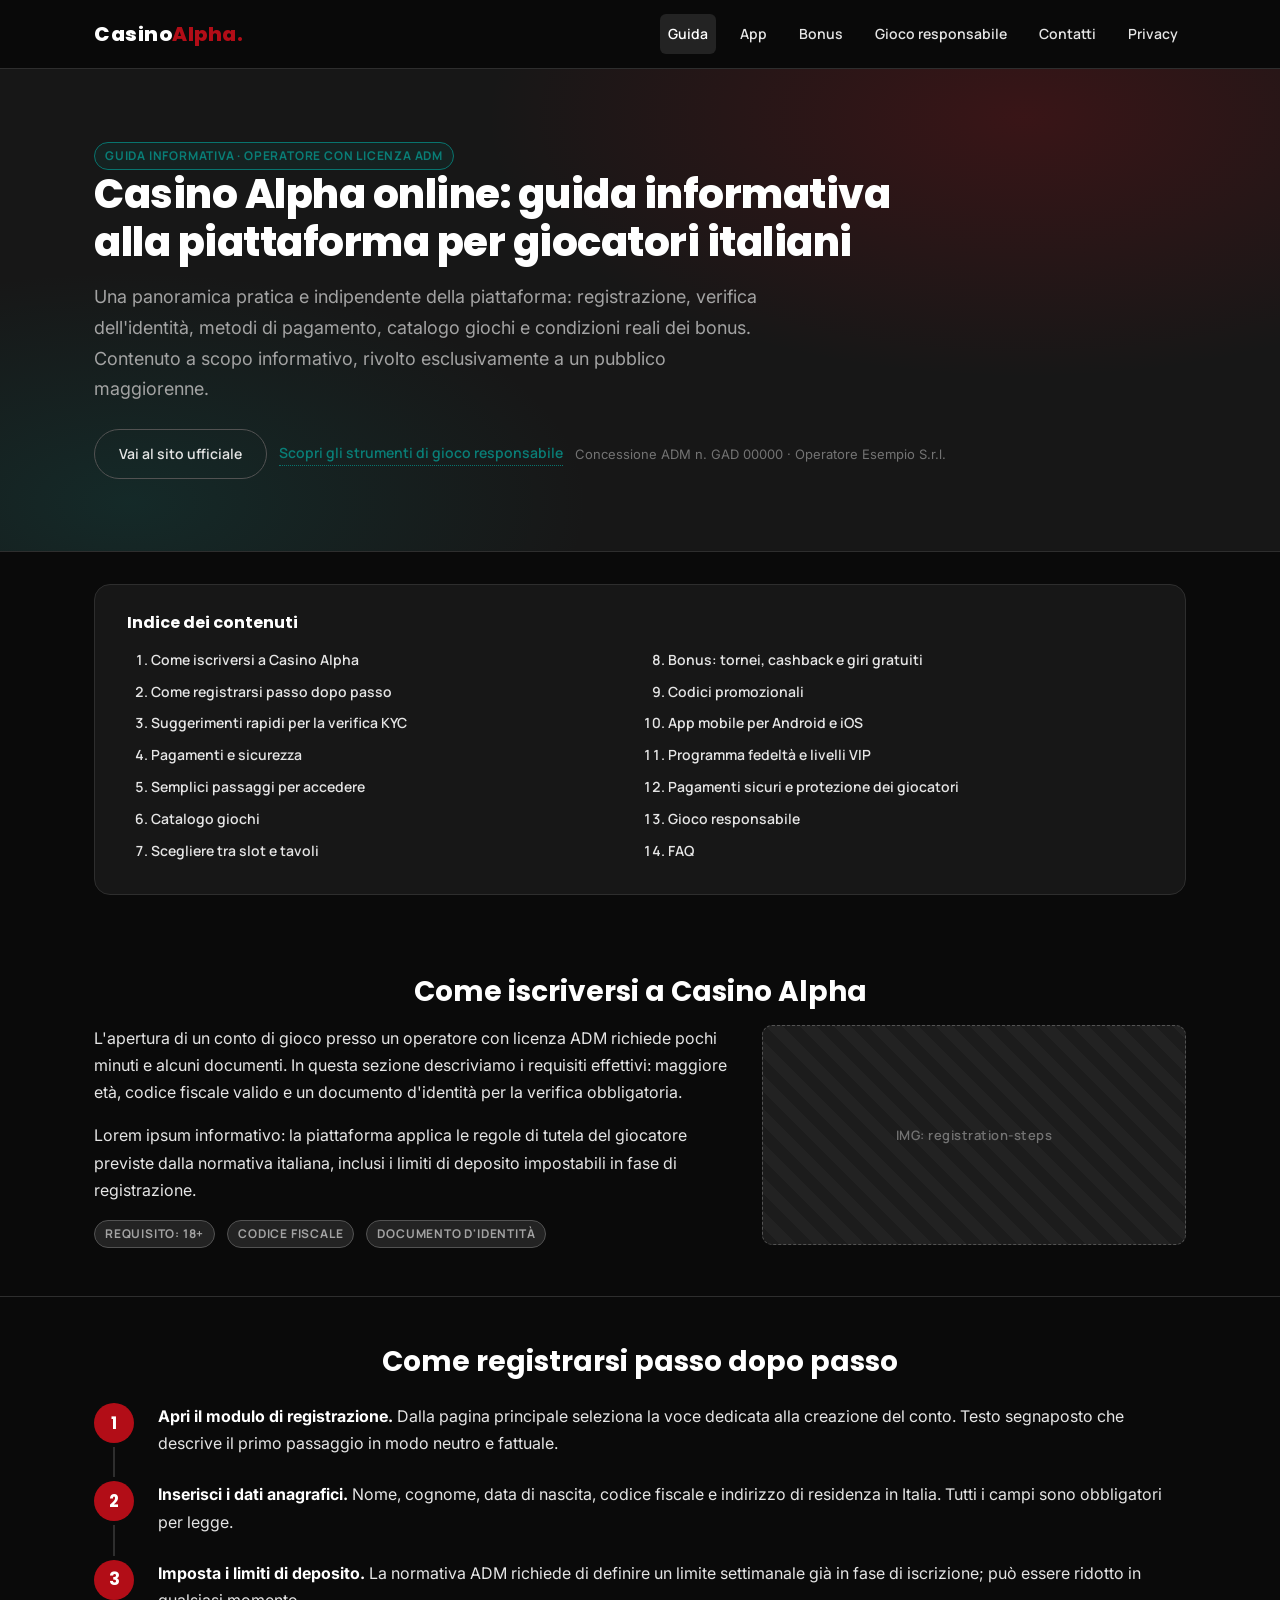
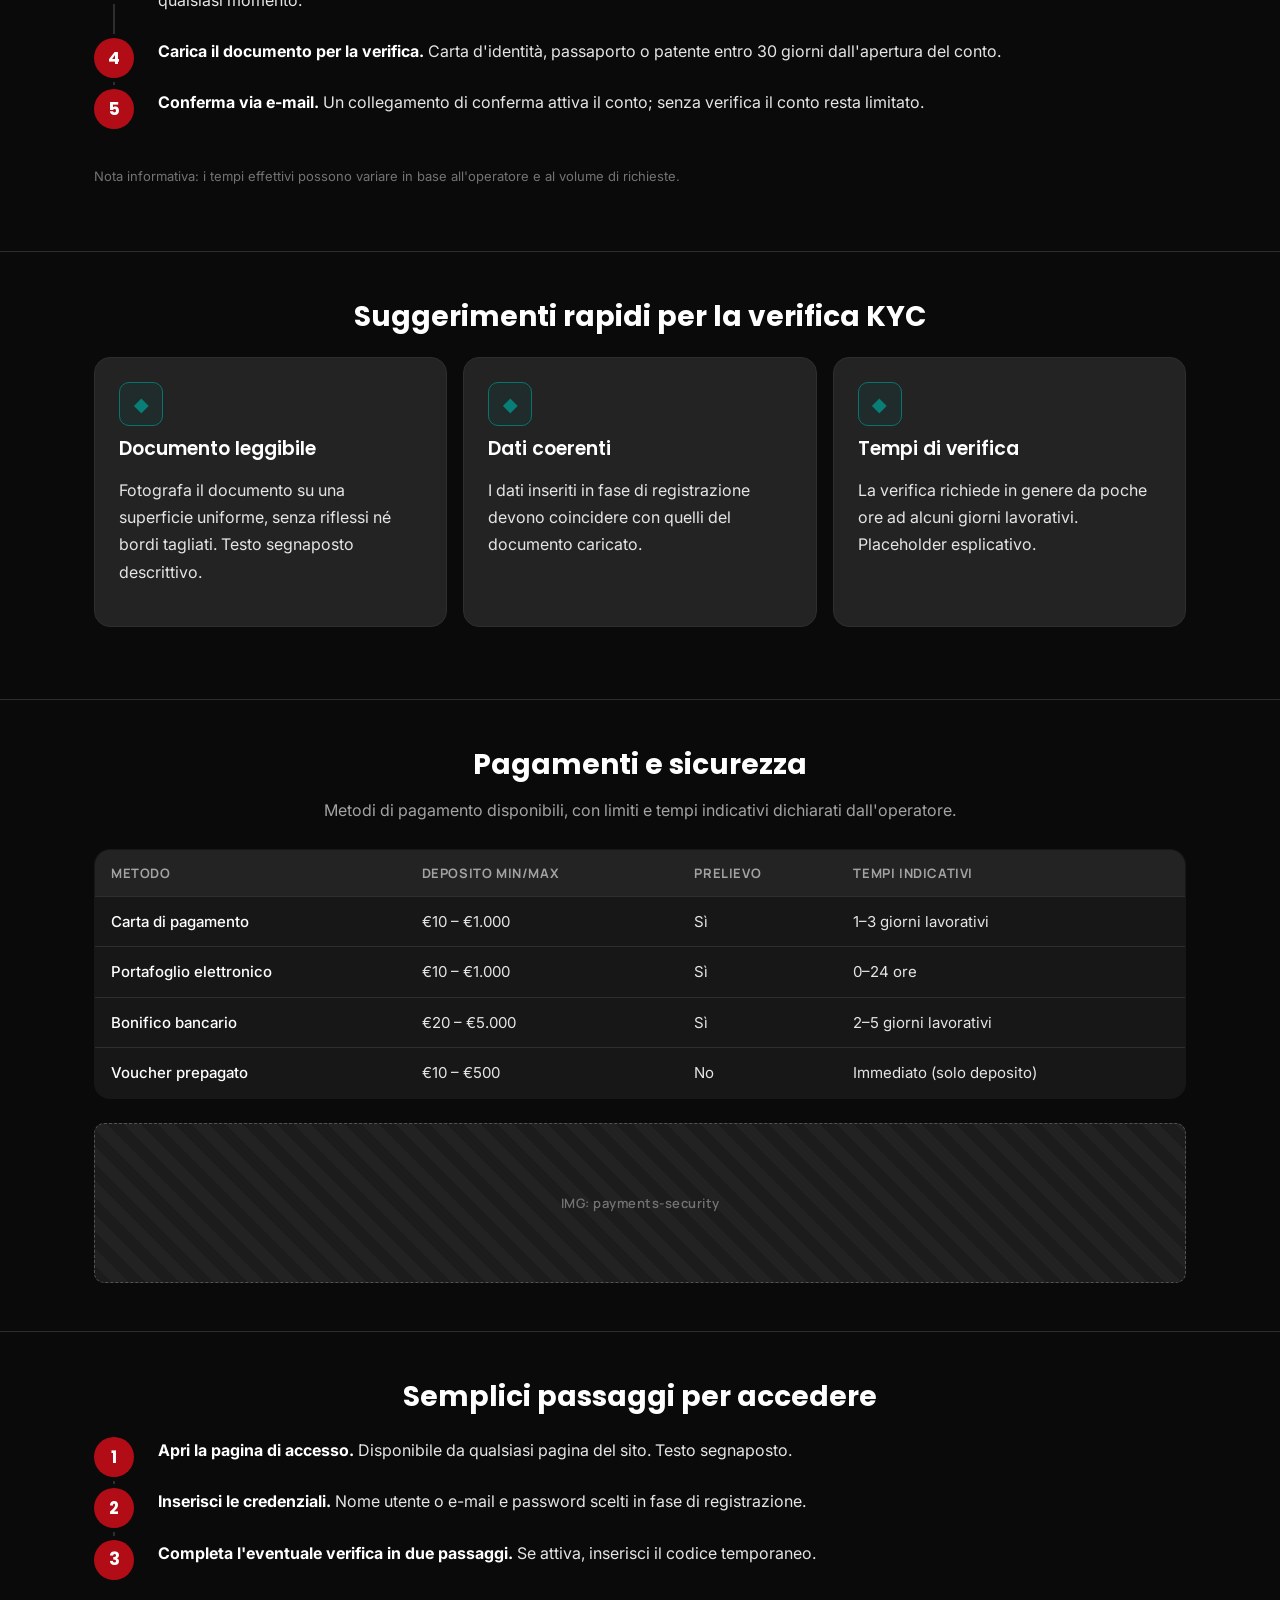
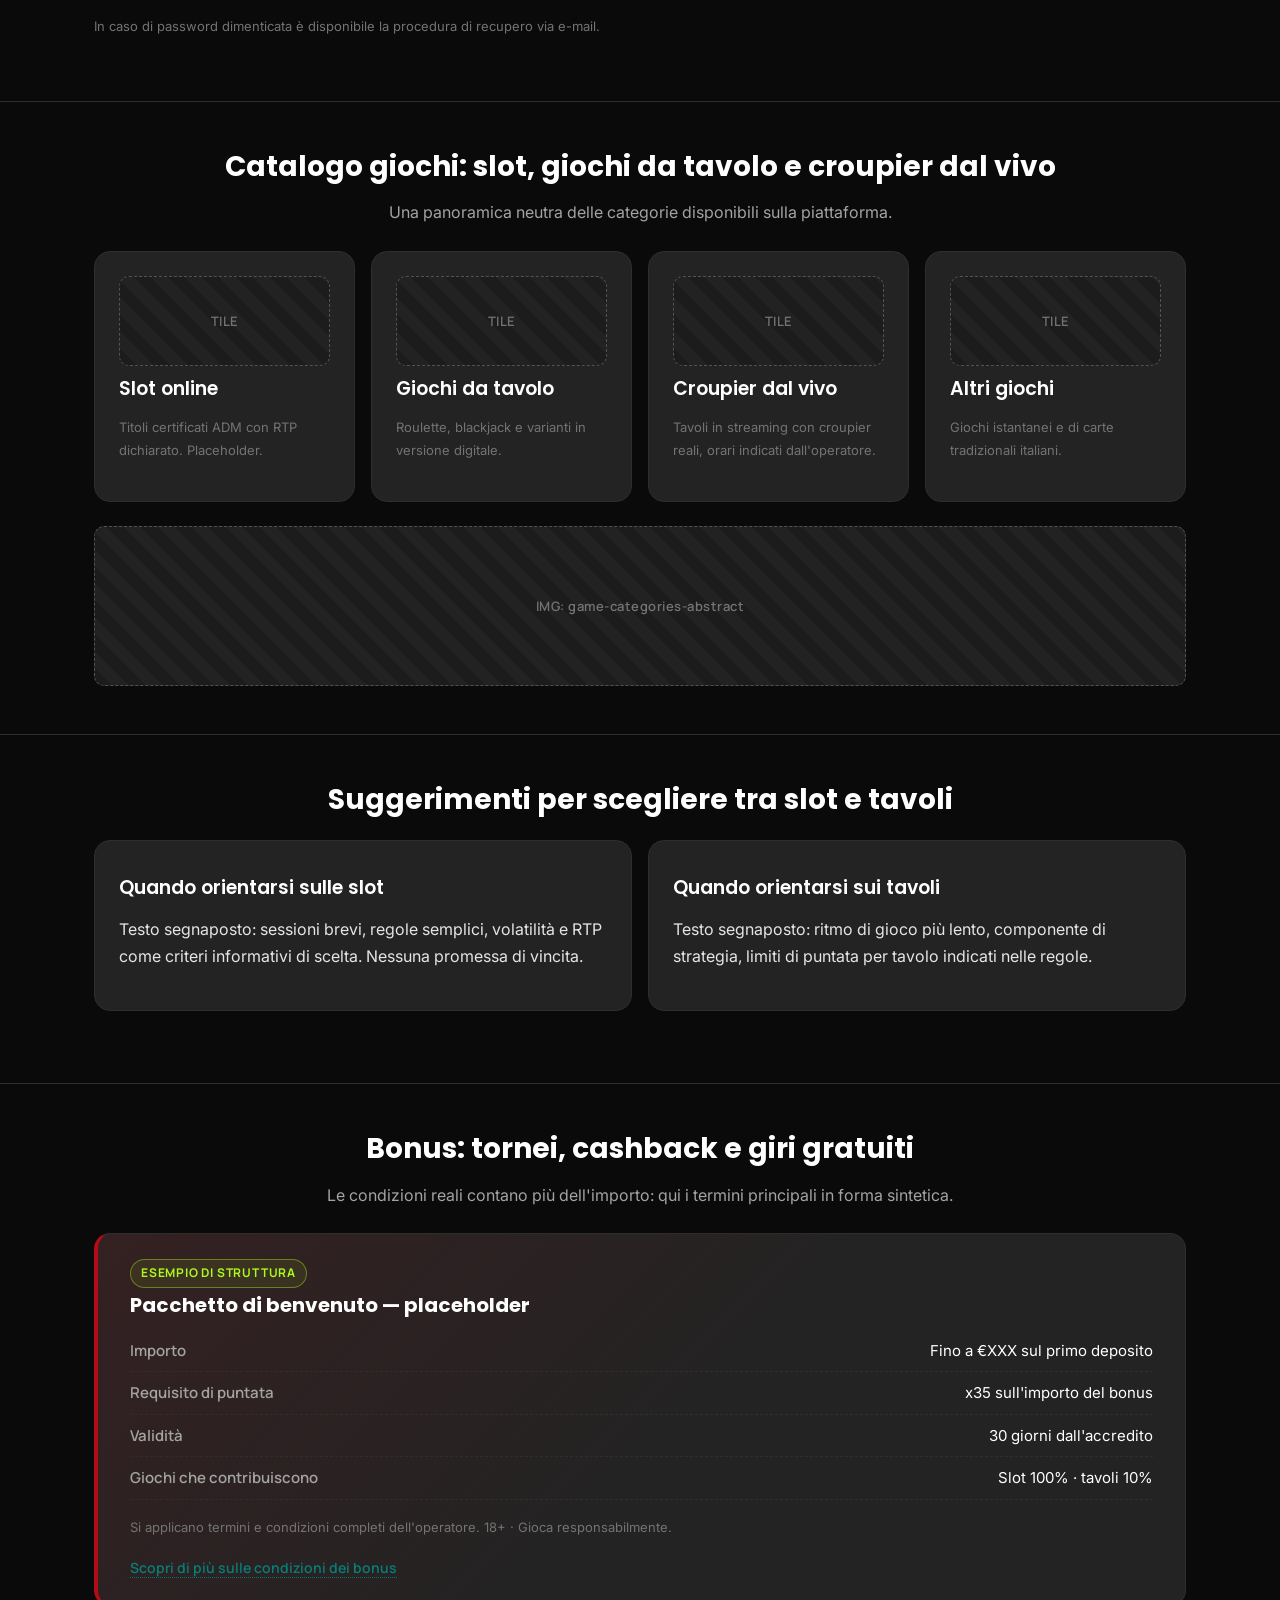
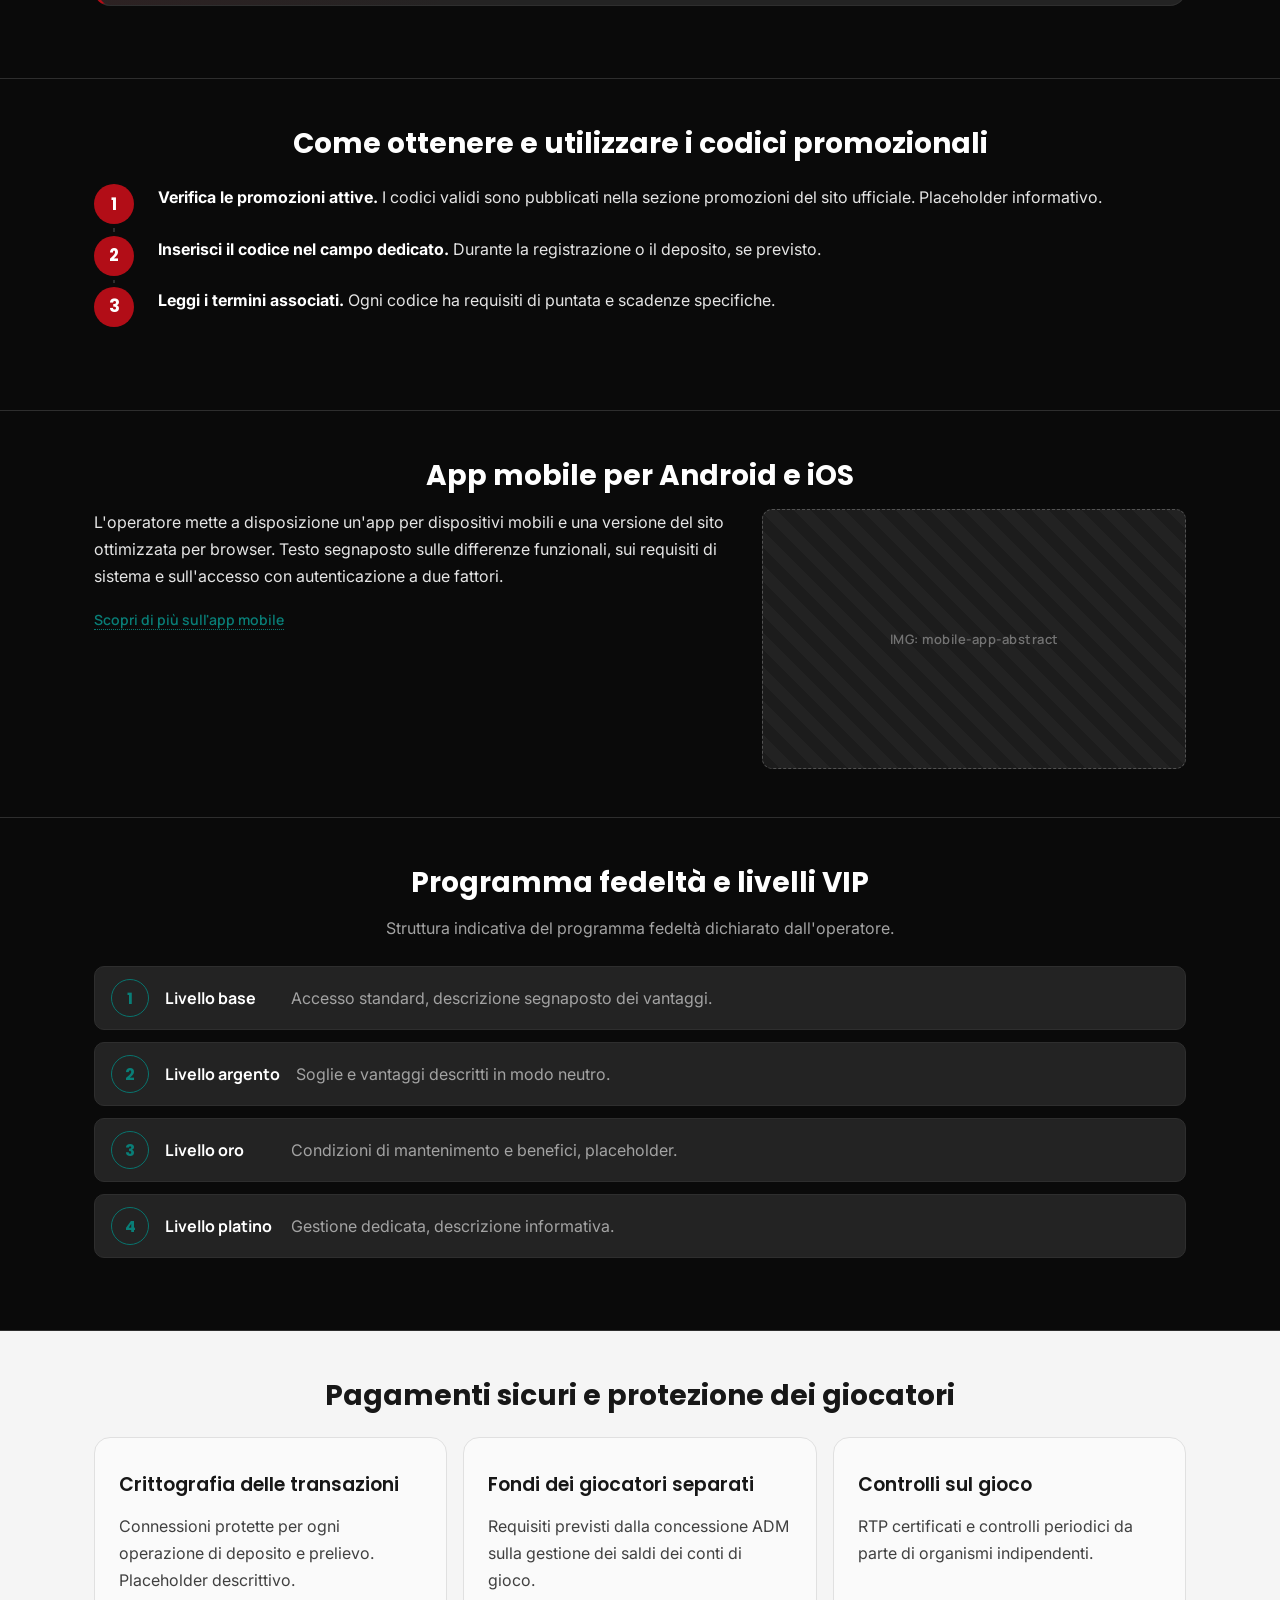
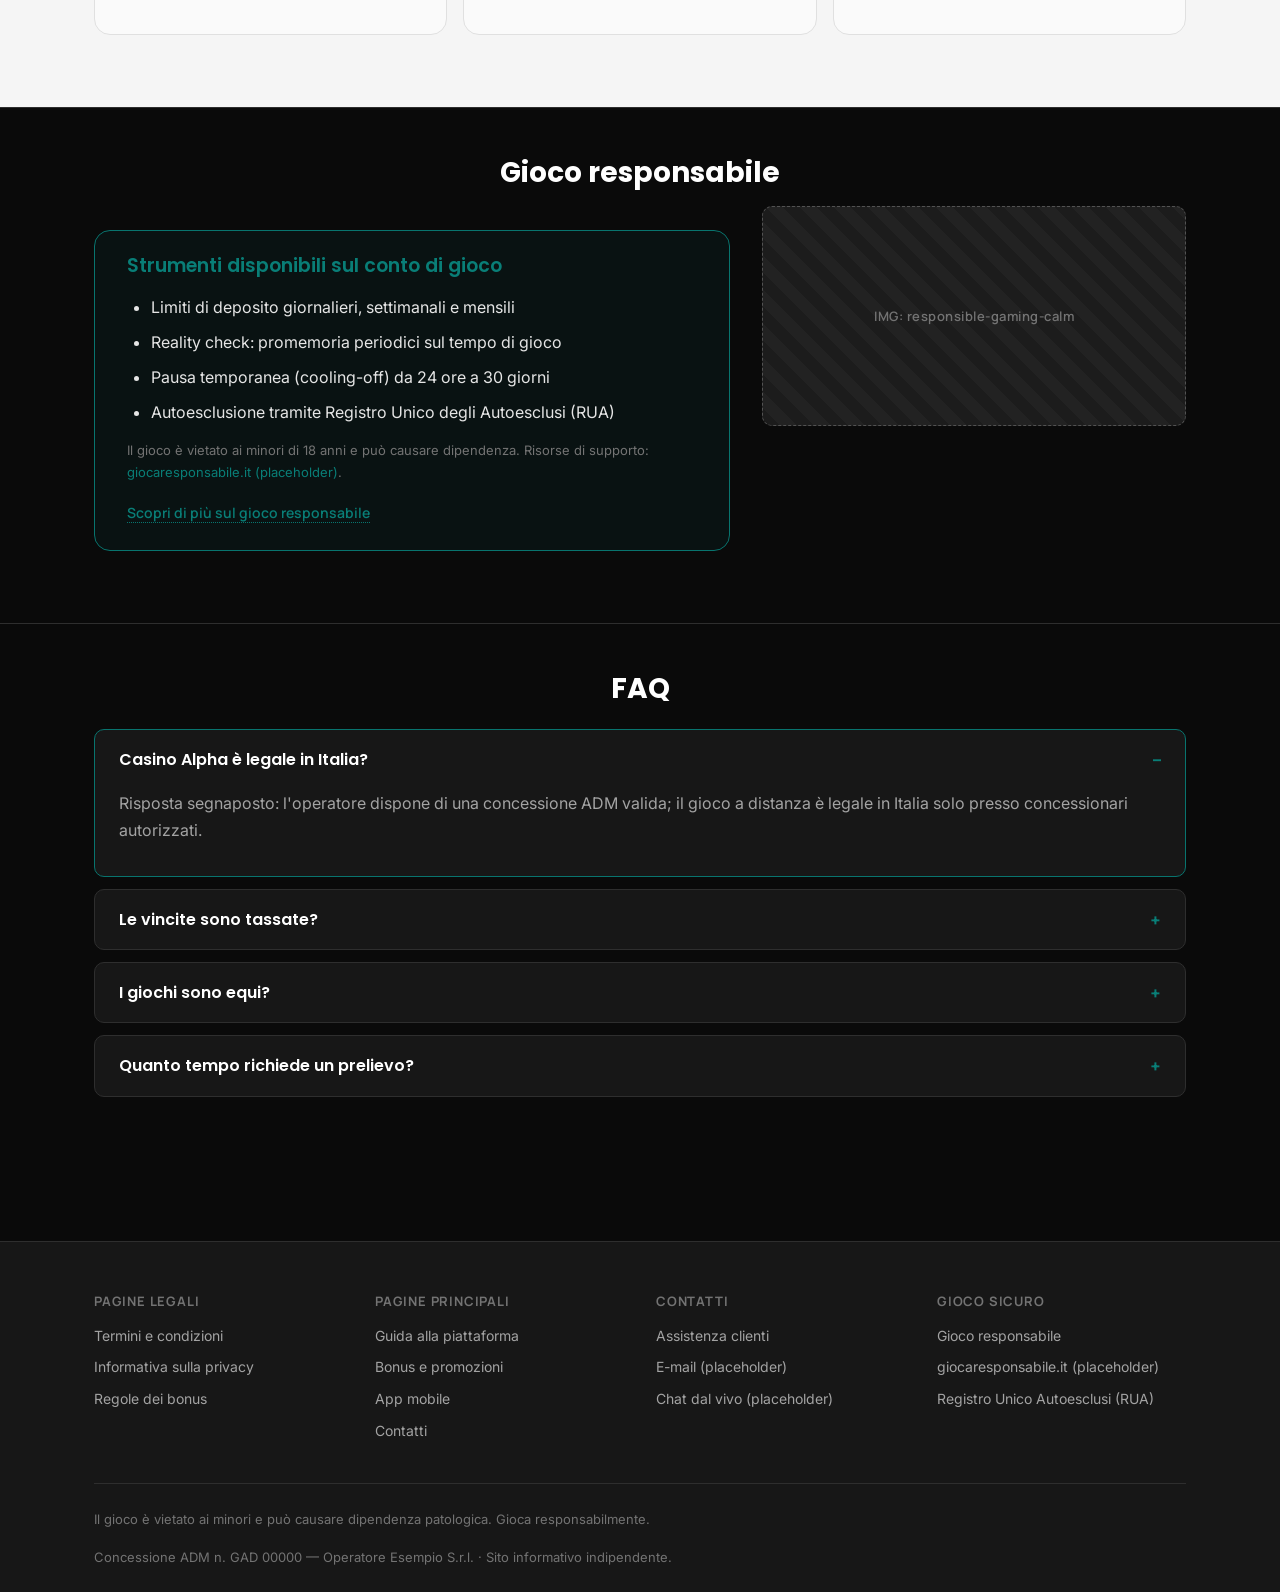
<file: index.html>
<!DOCTYPE html>
<html lang="it">
<head>
  <meta charset="utf-8">
  <meta name="viewport" content="width=device-width, initial-scale=1">
  <title>Casino Alpha — guida informativa | Wireframe</title>
  <link rel="stylesheet" href="./style.css">
</head>
<body>
<section class="page active" data-screen-label="Home / Guida completa">

  <header class="site-header">
    <div class="container">
      <div class="brand">Casino<span class="brand-dot">Alpha</span><span class="brand-dot">.</span></div>
      <nav class="main-nav" id="main-nav">
        <a href="./index.html" class="active">Guida</a>
        <a href="./app.html">App</a>
        <a href="./bonus.html">Bonus</a>
        <a href="./gioco-responsabile.html">Gioco responsabile</a>
        <a href="./contatti.html">Contatti</a>
        <a href="./politica-privata.html">Privacy</a>
      </nav>
      <button class="menu-toggle" type="button" aria-expanded="false" aria-controls="main-nav">Menù</button>
    </div>
  </header>

  <div class="hero">
    <div class="container">
      <span class="tag tag-teal">Guida informativa · Operatore con licenza ADM</span>
      <h1>Casino Alpha online: guida informativa alla piattaforma per giocatori italiani</h1>
      <p class="hero-lead">Una panoramica pratica e indipendente della piattaforma: registrazione, verifica
        dell'identità, metodi di pagamento, catalogo giochi e condizioni reali dei bonus. Contenuto a scopo
        informativo, rivolto esclusivamente a un pubblico maggiorenne.</p>
      <div class="hero-meta">
        <a href="#" class="btn-ghost">Vai al sito ufficiale</a>
        <a href="#gioco-responsabile" class="link-info">Scopri gli strumenti di gioco responsabile</a>
        <span class="small">Concessione ADM n. GAD 00000 · Operatore Esempio S.r.l.</span>
      </div>
    </div>
  </div>

  <div class="container">
    <nav class="toc" aria-label="Indice dei contenuti">
      <div class="toc-title">Indice dei contenuti</div>
      <ol>
        <li><a href="#come-iscriversi">Come iscriversi a Casino Alpha</a></li>
        <li><a href="#registrazione">Come registrarsi passo dopo passo</a></li>
        <li><a href="#kyc">Suggerimenti rapidi per la verifica KYC</a></li>
        <li><a href="#pagamenti-sicurezza">Pagamenti e sicurezza</a></li>
        <li><a href="#accesso">Semplici passaggi per accedere</a></li>
        <li><a href="#catalogo-giochi">Catalogo giochi</a></li>
        <li><a href="#slot-o-tavoli">Scegliere tra slot e tavoli</a></li>
        <li><a href="#bonus">Bonus: tornei, cashback e giri gratuiti</a></li>
        <li><a href="#codici-promozionali">Codici promozionali</a></li>
        <li><a href="#app-mobile">App mobile per Android e iOS</a></li>
        <li><a href="#vip">Programma fedeltà e livelli VIP</a></li>
        <li><a href="#protezione">Pagamenti sicuri e protezione dei giocatori</a></li>
        <li><a href="#gioco-responsabile">Gioco responsabile</a></li>
        <li><a href="#faq">FAQ</a></li>
      </ol>
    </nav>
  </div>

  <section class="content-block" id="come-iscriversi">
    <div class="container">
      <h2>Come iscriversi a Casino Alpha</h2>
      <div class="two-col">
        <div>
          <p>L'apertura di un conto di gioco presso un operatore con licenza ADM richiede pochi minuti e alcuni
            documenti. In questa sezione descriviamo i requisiti effettivi: maggiore età, codice fiscale valido e
            un documento d'identità per la verifica obbligatoria.</p>
          <p>Lorem ipsum informativo: la piattaforma applica le regole di tutela del giocatore previste dalla
            normativa italiana, inclusi i limiti di deposito impostabili in fase di registrazione.</p>
          <div class="flex">
            <span class="tag">Requisito: 18+</span>
            <span class="tag">Codice fiscale</span>
            <span class="tag">Documento d'identità</span>
          </div>
        </div>
        <div class="ph" style="min-height:220px">IMG: registration-steps</div>
      </div>
    </div>
  </section>

  <section class="content-block" id="registrazione">
    <div class="container">
      <h2>Come registrarsi passo dopo passo</h2>
      <ol class="steps">
        <li><b>Apri il modulo di registrazione.</b> Dalla pagina principale seleziona la voce dedicata alla
          creazione del conto. Testo segnaposto che descrive il primo passaggio in modo neutro e fattuale.</li>
        <li><b>Inserisci i dati anagrafici.</b> Nome, cognome, data di nascita, codice fiscale e indirizzo di
          residenza in Italia. Tutti i campi sono obbligatori per legge.</li>
        <li><b>Imposta i limiti di deposito.</b> La normativa ADM richiede di definire un limite settimanale già in
          fase di iscrizione; può essere ridotto in qualsiasi momento.</li>
        <li><b>Carica il documento per la verifica.</b> Carta d'identità, passaporto o patente entro 30 giorni
          dall'apertura del conto.</li>
        <li><b>Conferma via e-mail.</b> Un collegamento di conferma attiva il conto; senza verifica il conto resta
          limitato.</li>
      </ol>
      <p class="small">Nota informativa: i tempi effettivi possono variare in base all'operatore e al volume di
        richieste.</p>
    </div>
  </section>

  <section class="content-block" id="kyc">
    <div class="container">
      <h2>Suggerimenti rapidi per la verifica KYC</h2>
      <div class="card-grid cols-3">
        <div class="card">
          <div class="card-icon ph" style="min-height:44px">◆</div>
          <h3>Documento leggibile</h3>
          <p>Fotografa il documento su una superficie uniforme, senza riflessi né bordi tagliati. Testo
            segnaposto descrittivo.</p>
        </div>
        <div class="card">
          <div class="card-icon ph" style="min-height:44px">◆</div>
          <h3>Dati coerenti</h3>
          <p>I dati inseriti in fase di registrazione devono coincidere con quelli del documento caricato.</p>
        </div>
        <div class="card">
          <div class="card-icon ph" style="min-height:44px">◆</div>
          <h3>Tempi di verifica</h3>
          <p>La verifica richiede in genere da poche ore ad alcuni giorni lavorativi. Placeholder esplicativo.</p>
        </div>
      </div>
    </div>
  </section>

  <section class="content-block" id="pagamenti-sicurezza">
    <div class="container">
      <h2>Pagamenti e sicurezza</h2>
      <p class="center muted">Metodi di pagamento disponibili, con limiti e tempi indicativi dichiarati
        dall'operatore.</p>
      <div class="table-wrap">
        <table class="data">
          <thead>
            <tr><th>Metodo</th><th>Deposito min/max</th><th>Prelievo</th><th>Tempi indicativi</th></tr>
          </thead>
          <tbody>
            <tr><td>Carta di pagamento</td><td>€10 – €1.000</td><td>Sì</td><td>1–3 giorni lavorativi</td></tr>
            <tr><td>Portafoglio elettronico</td><td>€10 – €1.000</td><td>Sì</td><td>0–24 ore</td></tr>
            <tr><td>Bonifico bancario</td><td>€20 – €5.000</td><td>Sì</td><td>2–5 giorni lavorativi</td></tr>
            <tr><td>Voucher prepagato</td><td>€10 – €500</td><td>No</td><td>Immediato (solo deposito)</td></tr>
          </tbody>
        </table>
      </div>
      <div class="ph" style="min-height:160px">IMG: payments-security</div>
    </div>
  </section>

  <section class="content-block" id="accesso">
    <div class="container">
      <h2>Semplici passaggi per accedere</h2>
      <ol class="steps">
        <li><b>Apri la pagina di accesso.</b> Disponibile da qualsiasi pagina del sito. Testo segnaposto.</li>
        <li><b>Inserisci le credenziali.</b> Nome utente o e-mail e password scelti in fase di registrazione.</li>
        <li><b>Completa l'eventuale verifica in due passaggi.</b> Se attiva, inserisci il codice temporaneo.</li>
      </ol>
      <p class="small">In caso di password dimenticata è disponibile la procedura di recupero via e-mail.</p>
    </div>
  </section>

  <section class="content-block" id="catalogo-giochi">
    <div class="container">
      <h2>Catalogo giochi: slot, giochi da tavolo e croupier dal vivo</h2>
      <p class="center muted">Una panoramica neutra delle categorie disponibili sulla piattaforma.</p>
      <div class="card-grid cols-4">
        <div class="card">
          <div class="ph" style="min-height:90px">TILE</div>
          <h3>Slot online</h3>
          <p class="small">Titoli certificati ADM con RTP dichiarato. Placeholder.</p>
        </div>
        <div class="card">
          <div class="ph" style="min-height:90px">TILE</div>
          <h3>Giochi da tavolo</h3>
          <p class="small">Roulette, blackjack e varianti in versione digitale.</p>
        </div>
        <div class="card">
          <div class="ph" style="min-height:90px">TILE</div>
          <h3>Croupier dal vivo</h3>
          <p class="small">Tavoli in streaming con croupier reali, orari indicati dall'operatore.</p>
        </div>
        <div class="card">
          <div class="ph" style="min-height:90px">TILE</div>
          <h3>Altri giochi</h3>
          <p class="small">Giochi istantanei e di carte tradizionali italiani.</p>
        </div>
      </div>
      <div class="ph" style="min-height:160px">IMG: game-categories-abstract</div>
    </div>
  </section>

  <section class="content-block" id="slot-o-tavoli">
    <div class="container">
      <h2>Suggerimenti per scegliere tra slot e tavoli</h2>
      <div class="card-grid cols-2">
        <div class="card">
          <h3>Quando orientarsi sulle slot</h3>
          <p>Testo segnaposto: sessioni brevi, regole semplici, volatilità e RTP come criteri informativi di
            scelta. Nessuna promessa di vincita.</p>
        </div>
        <div class="card">
          <h3>Quando orientarsi sui tavoli</h3>
          <p>Testo segnaposto: ritmo di gioco più lento, componente di strategia, limiti di puntata per tavolo
            indicati nelle regole.</p>
        </div>
      </div>
    </div>
  </section>

  <section class="content-block" id="bonus">
    <div class="container">
      <h2>Bonus: tornei, cashback e giri gratuiti</h2>
      <p class="center muted">Le condizioni reali contano più dell'importo: qui i termini principali in forma
        sintetica.</p>
      <div class="bonus-box">
        <span class="tag tag-lime">Esempio di struttura</span>
        <div class="bonus-name">Pacchetto di benvenuto — placeholder</div>
        <dl class="bonus-rows">
          <div class="bonus-row"><dt>Importo</dt><dd>Fino a €XXX sul primo deposito</dd></div>
          <div class="bonus-row"><dt>Requisito di puntata</dt><dd>x35 sull'importo del bonus</dd></div>
          <div class="bonus-row"><dt>Validità</dt><dd>30 giorni dall'accredito</dd></div>
          <div class="bonus-row"><dt>Giochi che contribuiscono</dt><dd>Slot 100% · tavoli 10%</dd></div>
        </dl>
        <p class="small">Si applicano termini e condizioni completi dell'operatore. 18+ · Gioca responsabilmente.</p>
        <a href="./bonus.html" class="link-info">Scopri di più sulle condizioni dei bonus</a>
      </div>
    </div>
  </section>

  <section class="content-block" id="codici-promozionali">
    <div class="container">
      <h2>Come ottenere e utilizzare i codici promozionali</h2>
      <ol class="steps">
        <li><b>Verifica le promozioni attive.</b> I codici validi sono pubblicati nella sezione promozioni del sito
          ufficiale. Placeholder informativo.</li>
        <li><b>Inserisci il codice nel campo dedicato.</b> Durante la registrazione o il deposito, se previsto.</li>
        <li><b>Leggi i termini associati.</b> Ogni codice ha requisiti di puntata e scadenze specifiche.</li>
      </ol>
    </div>
  </section>

  <section class="content-block" id="app-mobile">
    <div class="container">
      <h2>App mobile per Android e iOS</h2>
      <div class="two-col">
        <div>
          <p>L'operatore mette a disposizione un'app per dispositivi mobili e una versione del sito ottimizzata per
            browser. Testo segnaposto sulle differenze funzionali, sui requisiti di sistema e sull'accesso con
            autenticazione a due fattori.</p>
          <a href="./app.html" class="link-info">Scopri di più sull'app mobile</a>
        </div>
        <div class="ph" style="min-height:260px">IMG: mobile-app-abstract</div>
      </div>
    </div>
  </section>

  <section class="content-block" id="vip">
    <div class="container">
      <h2>Programma fedeltà e livelli VIP</h2>
      <p class="center muted">Struttura indicativa del programma fedeltà dichiarato dall'operatore.</p>
      <ul class="vip-list">
        <li><span class="vip-rank">1</span><span class="vip-name">Livello base</span><span class="muted">Accesso
          standard, descrizione segnaposto dei vantaggi.</span></li>
        <li><span class="vip-rank">2</span><span class="vip-name">Livello argento</span><span class="muted">Soglie e
          vantaggi descritti in modo neutro.</span></li>
        <li><span class="vip-rank">3</span><span class="vip-name">Livello oro</span><span class="muted">Condizioni di
          mantenimento e benefici, placeholder.</span></li>
        <li><span class="vip-rank">4</span><span class="vip-name">Livello platino</span><span class="muted">Gestione
          dedicata, descrizione informativa.</span></li>
      </ul>
    </div>
  </section>

  <section class="content-block light-band" id="protezione">
    <div class="container">
      <h2>Pagamenti sicuri e protezione dei giocatori</h2>
      <div class="card-grid cols-3">
        <div class="card">
          <h3>Crittografia delle transazioni</h3>
          <p>Connessioni protette per ogni operazione di deposito e prelievo. Placeholder descrittivo.</p>
        </div>
        <div class="card">
          <h3>Fondi dei giocatori separati</h3>
          <p>Requisiti previsti dalla concessione ADM sulla gestione dei saldi dei conti di gioco.</p>
        </div>
        <div class="card">
          <h3>Controlli sul gioco</h3>
          <p>RTP certificati e controlli periodici da parte di organismi indipendenti.</p>
        </div>
      </div>
    </div>
  </section>

  <section class="content-block" id="gioco-responsabile">
    <div class="container">
      <h2>Gioco responsabile</h2>
      <div class="two-col">
        <div class="rg-panel">
          <h3>Strumenti disponibili sul conto di gioco</h3>
          <ul>
            <li>Limiti di deposito giornalieri, settimanali e mensili</li>
            <li>Reality check: promemoria periodici sul tempo di gioco</li>
            <li>Pausa temporanea (cooling-off) da 24 ore a 30 giorni</li>
            <li>Autoesclusione tramite Registro Unico degli Autoesclusi (RUA)</li>
          </ul>
          <p class="small" style="margin-top:12px">Il gioco è vietato ai minori di 18 anni e può causare dipendenza.
            Risorse di supporto: <a href="#">giocaresponsabile.it (placeholder)</a>.</p>
          <a href="./gioco-responsabile.html" class="link-info">Scopri di più sul gioco responsabile</a>
        </div>
        <div class="ph" style="min-height:220px">IMG: responsible-gaming-calm</div>
      </div>
    </div>
  </section>

  <section class="content-block" id="faq">
    <div class="container">
      <h2>FAQ</h2>
      <div class="faq">
        <details open>
          <summary><h3>Casino Alpha è legale in Italia?</h3></summary>
          <p class="faq-a">Risposta segnaposto: l'operatore dispone di una concessione ADM valida; il gioco a
            distanza è legale in Italia solo presso concessionari autorizzati.</p>
        </details>
        <details>
          <summary><h3>Le vincite sono tassate?</h3></summary>
          <p class="faq-a">Risposta segnaposto sul regime fiscale italiano per le vincite presso concessionari
            ADM.</p>
        </details>
        <details>
          <summary><h3>I giochi sono equi?</h3></summary>
          <p class="faq-a">Risposta segnaposto su RTP certificati, generatori di numeri casuali e controlli
            indipendenti.</p>
        </details>
        <details>
          <summary><h3>Quanto tempo richiede un prelievo?</h3></summary>
          <p class="faq-a">Risposta segnaposto sui tempi reali di elaborazione per metodo di pagamento.</p>
        </details>
      </div>
    </div>
  </section>

  <footer class="site-footer">
    <div class="container">
      <div class="footer-cols">
        <div class="footer-col">
          <h4>Pagine legali</h4>
          <ul>
            <li><a href="#">Termini e condizioni</a></li>
            <li><a href="./politica-privata.html">Informativa sulla privacy</a></li>
            <li><a href="#">Regole dei bonus</a></li>
          </ul>
        </div>
        <div class="footer-col">
          <h4>Pagine principali</h4>
          <ul>
            <li><a href="./index.html">Guida alla piattaforma</a></li>
            <li><a href="./bonus.html">Bonus e promozioni</a></li>
            <li><a href="./app.html">App mobile</a></li>
            <li><a href="./contatti.html">Contatti</a></li>
          </ul>
        </div>
        <div class="footer-col">
          <h4>Contatti</h4>
          <ul>
            <li><a href="./contatti.html">Assistenza clienti</a></li>
            <li><a href="#">E-mail (placeholder)</a></li>
            <li><a href="#">Chat dal vivo (placeholder)</a></li>
          </ul>
        </div>
        <div class="footer-col">
          <h4>Gioco sicuro</h4>
          <ul>
            <li><a href="./gioco-responsabile.html">Gioco responsabile</a></li>
            <li><a href="#">giocaresponsabile.it (placeholder)</a></li>
            <li><a href="#">Registro Unico Autoesclusi (RUA)</a></li>
          </ul>
        </div>
      </div>
      <div class="footer-legal">
        <span>Il gioco è vietato ai minori e può causare dipendenza patologica. Gioca responsabilmente.</span>
        <span>Concessione ADM n. GAD 00000 — Operatore Esempio S.r.l. · Sito informativo indipendente.</span>
      </div>
    </div>
  </footer>

</section>
<script>
  (function () {
    var toggleButton = document.querySelector(".menu-toggle");
    var mainNav = document.querySelector(".main-nav");
    if (!toggleButton || !mainNav) return;
    toggleButton.addEventListener("click", function () {
      var isOpen = mainNav.classList.toggle("open");
      toggleButton.setAttribute("aria-expanded", String(isOpen));
    });
  })();
</script>
</body>
</html>
</file>
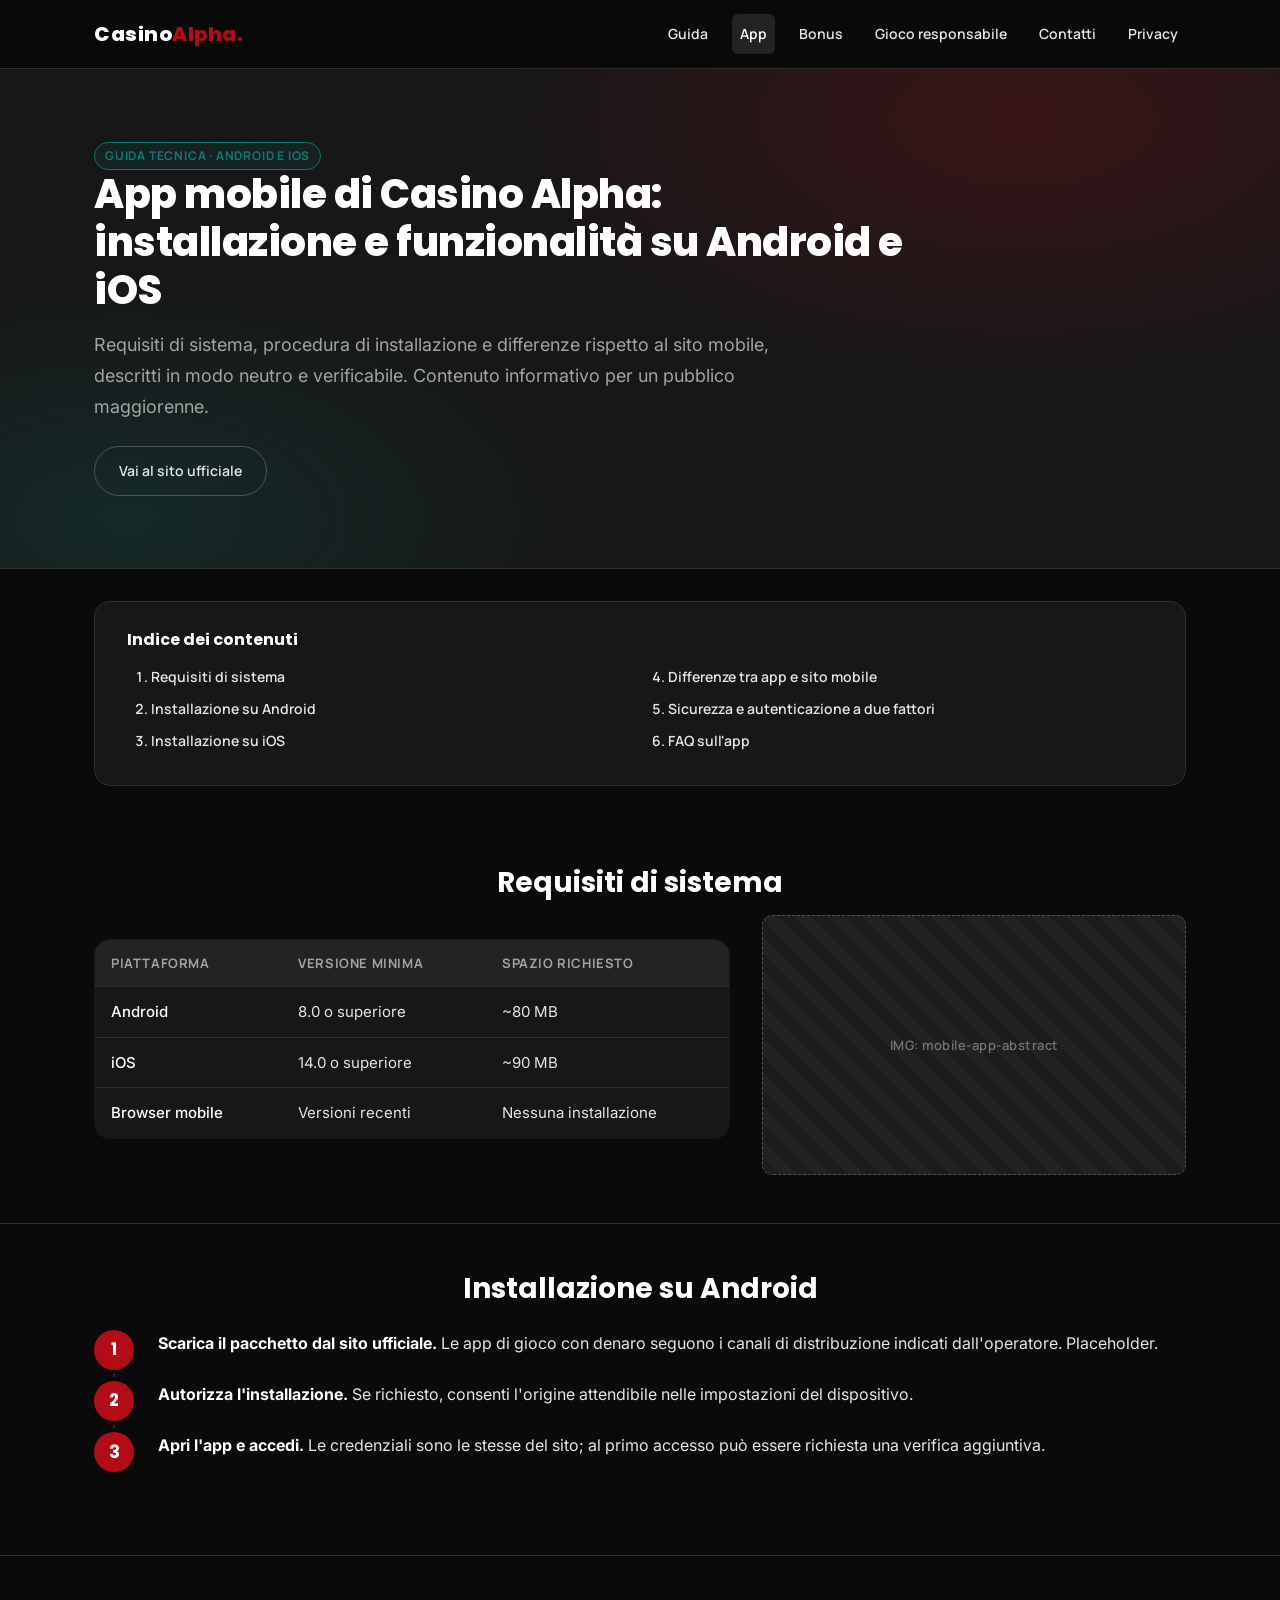
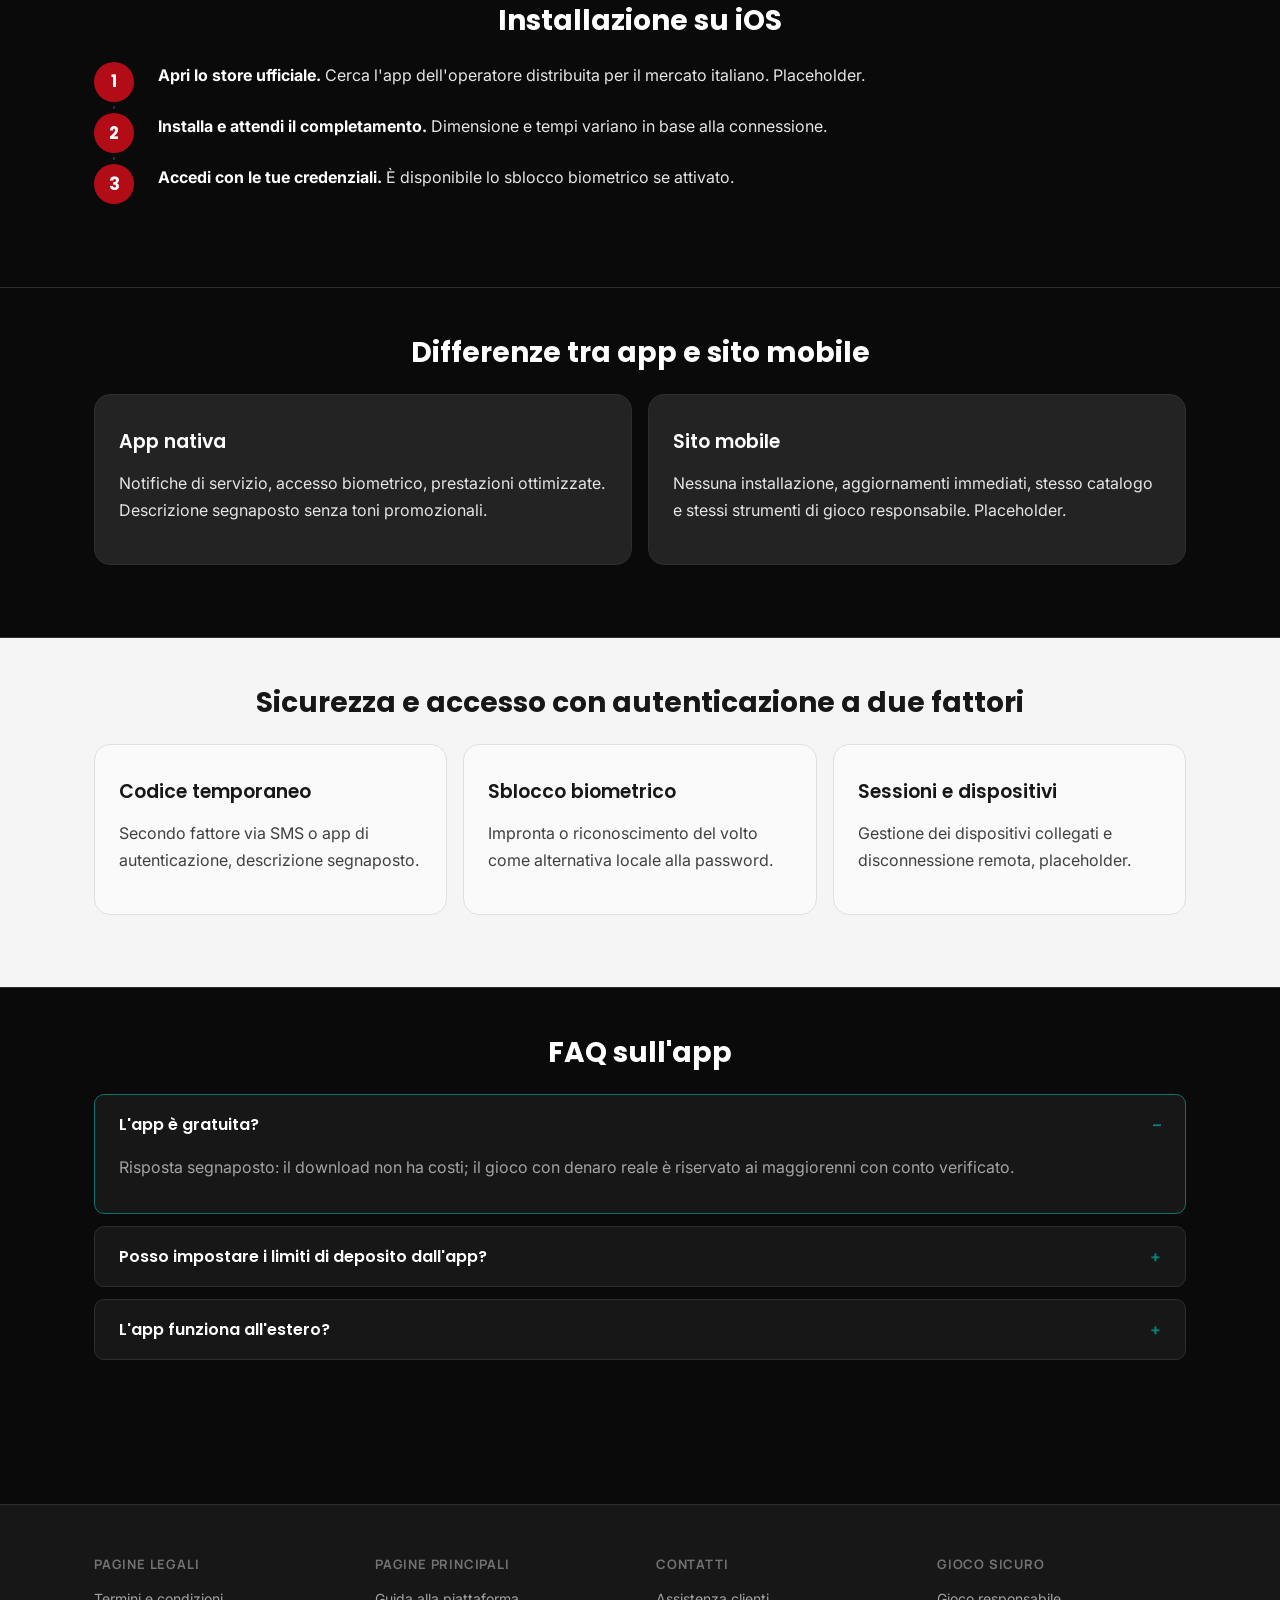
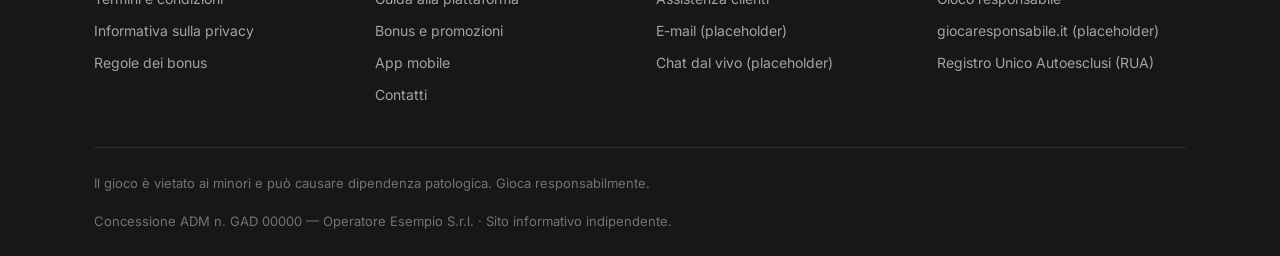
<file: app.html>
<!DOCTYPE html>
<html lang="it">
<head>
  <meta charset="utf-8">
  <meta name="viewport" content="width=device-width, initial-scale=1">
  <title>App mobile — Casino Alpha | Wireframe</title>
  <link rel="stylesheet" href="./style.css">
</head>
<body>
<section class="page active" data-screen-label="App mobile">

  <header class="site-header">
    <div class="container">
      <div class="brand">Casino<span class="brand-dot">Alpha</span><span class="brand-dot">.</span></div>
      <nav class="main-nav" id="main-nav">
        <a href="./index.html">Guida</a>
        <a href="./app.html" class="active">App</a>
        <a href="./bonus.html">Bonus</a>
        <a href="./gioco-responsabile.html">Gioco responsabile</a>
        <a href="./contatti.html">Contatti</a>
        <a href="./politica-privata.html">Privacy</a>
      </nav>
      <button class="menu-toggle" type="button" aria-expanded="false" aria-controls="main-nav">Menù</button>
    </div>
  </header>

  <div class="hero">
    <div class="container">
      <span class="tag tag-teal">Guida tecnica · Android e iOS</span>
      <h1>App mobile di Casino Alpha: installazione e funzionalità su Android e iOS</h1>
      <p class="hero-lead">Requisiti di sistema, procedura di installazione e differenze rispetto al sito mobile,
        descritti in modo neutro e verificabile. Contenuto informativo per un pubblico maggiorenne.</p>
      <div class="hero-meta">
        <a href="#" class="btn-ghost">Vai al sito ufficiale</a>
      </div>
    </div>
  </div>

  <div class="container">
    <nav class="toc" aria-label="Indice dei contenuti">
      <div class="toc-title">Indice dei contenuti</div>
      <ol>
        <li><a href="#requisiti">Requisiti di sistema</a></li>
        <li><a href="#android">Installazione su Android</a></li>
        <li><a href="#ios">Installazione su iOS</a></li>
        <li><a href="#differenze">Differenze tra app e sito mobile</a></li>
        <li><a href="#sicurezza">Sicurezza e autenticazione a due fattori</a></li>
        <li><a href="#faq-app">FAQ sull'app</a></li>
      </ol>
    </nav>
  </div>

  <section class="content-block" id="requisiti">
    <div class="container">
      <h2>Requisiti di sistema</h2>
      <div class="two-col">
        <div class="table-wrap">
          <table class="data">
            <thead>
              <tr><th>Piattaforma</th><th>Versione minima</th><th>Spazio richiesto</th></tr>
            </thead>
            <tbody>
              <tr><td>Android</td><td>8.0 o superiore</td><td>~80 MB</td></tr>
              <tr><td>iOS</td><td>14.0 o superiore</td><td>~90 MB</td></tr>
              <tr><td>Browser mobile</td><td>Versioni recenti</td><td>Nessuna installazione</td></tr>
            </tbody>
          </table>
        </div>
        <div class="ph" style="min-height:260px">IMG: mobile-app-abstract</div>
      </div>
    </div>
  </section>

  <section class="content-block" id="android">
    <div class="container">
      <h2>Installazione su Android</h2>
      <ol class="steps">
        <li><b>Scarica il pacchetto dal sito ufficiale.</b> Le app di gioco con denaro seguono i canali di
          distribuzione indicati dall'operatore. Placeholder.</li>
        <li><b>Autorizza l'installazione.</b> Se richiesto, consenti l'origine attendibile nelle impostazioni del
          dispositivo.</li>
        <li><b>Apri l'app e accedi.</b> Le credenziali sono le stesse del sito; al primo accesso può essere
          richiesta una verifica aggiuntiva.</li>
      </ol>
    </div>
  </section>

  <section class="content-block" id="ios">
    <div class="container">
      <h2>Installazione su iOS</h2>
      <ol class="steps">
        <li><b>Apri lo store ufficiale.</b> Cerca l'app dell'operatore distribuita per il mercato italiano.
          Placeholder.</li>
        <li><b>Installa e attendi il completamento.</b> Dimensione e tempi variano in base alla connessione.</li>
        <li><b>Accedi con le tue credenziali.</b> È disponibile lo sblocco biometrico se attivato.</li>
      </ol>
    </div>
  </section>

  <section class="content-block" id="differenze">
    <div class="container">
      <h2>Differenze tra app e sito mobile</h2>
      <div class="card-grid cols-2">
        <div class="card">
          <h3>App nativa</h3>
          <p>Notifiche di servizio, accesso biometrico, prestazioni ottimizzate. Descrizione segnaposto senza
            toni promozionali.</p>
        </div>
        <div class="card">
          <h3>Sito mobile</h3>
          <p>Nessuna installazione, aggiornamenti immediati, stesso catalogo e stessi strumenti di gioco
            responsabile. Placeholder.</p>
        </div>
      </div>
    </div>
  </section>

  <section class="content-block light-band" id="sicurezza">
    <div class="container">
      <h2>Sicurezza e accesso con autenticazione a due fattori</h2>
      <div class="card-grid cols-3">
        <div class="card">
          <h3>Codice temporaneo</h3>
          <p>Secondo fattore via SMS o app di autenticazione, descrizione segnaposto.</p>
        </div>
        <div class="card">
          <h3>Sblocco biometrico</h3>
          <p>Impronta o riconoscimento del volto come alternativa locale alla password.</p>
        </div>
        <div class="card">
          <h3>Sessioni e dispositivi</h3>
          <p>Gestione dei dispositivi collegati e disconnessione remota, placeholder.</p>
        </div>
      </div>
    </div>
  </section>

  <section class="content-block" id="faq-app">
    <div class="container">
      <h2>FAQ sull'app</h2>
      <div class="faq">
        <details open>
          <summary><h3>L'app è gratuita?</h3></summary>
          <p class="faq-a">Risposta segnaposto: il download non ha costi; il gioco con denaro reale è riservato ai
            maggiorenni con conto verificato.</p>
        </details>
        <details>
          <summary><h3>Posso impostare i limiti di deposito dall'app?</h3></summary>
          <p class="faq-a">Risposta segnaposto: sì, gli strumenti di gioco responsabile sono disponibili anche da
            mobile.</p>
        </details>
        <details>
          <summary><h3>L'app funziona all'estero?</h3></summary>
          <p class="faq-a">Risposta segnaposto sulle restrizioni territoriali previste dalla concessione ADM.</p>
        </details>
      </div>
    </div>
  </section>

  <footer class="site-footer">
    <div class="container">
      <div class="footer-cols">
        <div class="footer-col">
          <h4>Pagine legali</h4>
          <ul>
            <li><a href="#">Termini e condizioni</a></li>
            <li><a href="./politica-privata.html">Informativa sulla privacy</a></li>
            <li><a href="#">Regole dei bonus</a></li>
          </ul>
        </div>
        <div class="footer-col">
          <h4>Pagine principali</h4>
          <ul>
            <li><a href="./index.html">Guida alla piattaforma</a></li>
            <li><a href="./bonus.html">Bonus e promozioni</a></li>
            <li><a href="./app.html">App mobile</a></li>
            <li><a href="./contatti.html">Contatti</a></li>
          </ul>
        </div>
        <div class="footer-col">
          <h4>Contatti</h4>
          <ul>
            <li><a href="./contatti.html">Assistenza clienti</a></li>
            <li><a href="#">E-mail (placeholder)</a></li>
            <li><a href="#">Chat dal vivo (placeholder)</a></li>
          </ul>
        </div>
        <div class="footer-col">
          <h4>Gioco sicuro</h4>
          <ul>
            <li><a href="./gioco-responsabile.html">Gioco responsabile</a></li>
            <li><a href="#">giocaresponsabile.it (placeholder)</a></li>
            <li><a href="#">Registro Unico Autoesclusi (RUA)</a></li>
          </ul>
        </div>
      </div>
      <div class="footer-legal">
        <span>Il gioco è vietato ai minori e può causare dipendenza patologica. Gioca responsabilmente.</span>
        <span>Concessione ADM n. GAD 00000 — Operatore Esempio S.r.l. · Sito informativo indipendente.</span>
      </div>
    </div>
  </footer>

</section>
<script>
  (function () {
    var toggleButton = document.querySelector(".menu-toggle");
    var mainNav = document.querySelector(".main-nav");
    if (!toggleButton || !mainNav) return;
    toggleButton.addEventListener("click", function () {
      var isOpen = mainNav.classList.toggle("open");
      toggleButton.setAttribute("aria-expanded", String(isOpen));
    });
  })();
</script>
</body>
</html>
</file>
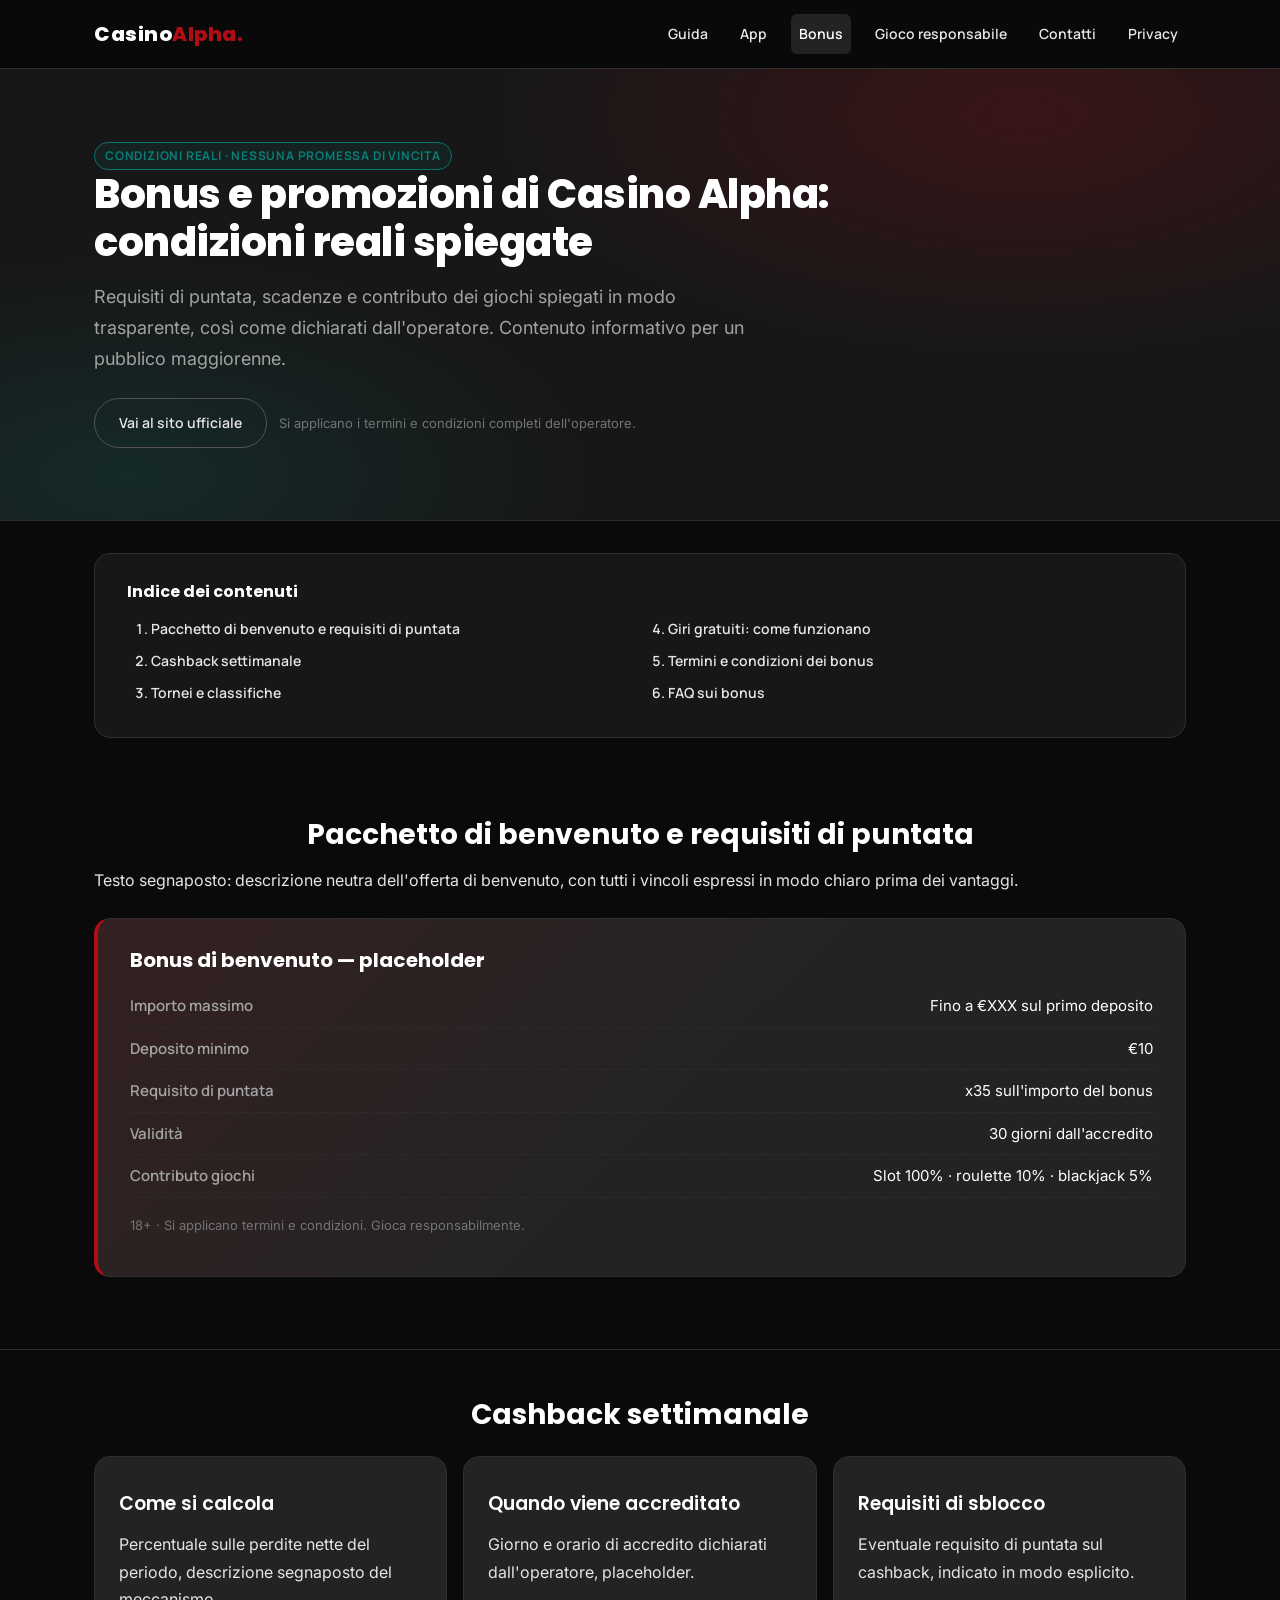
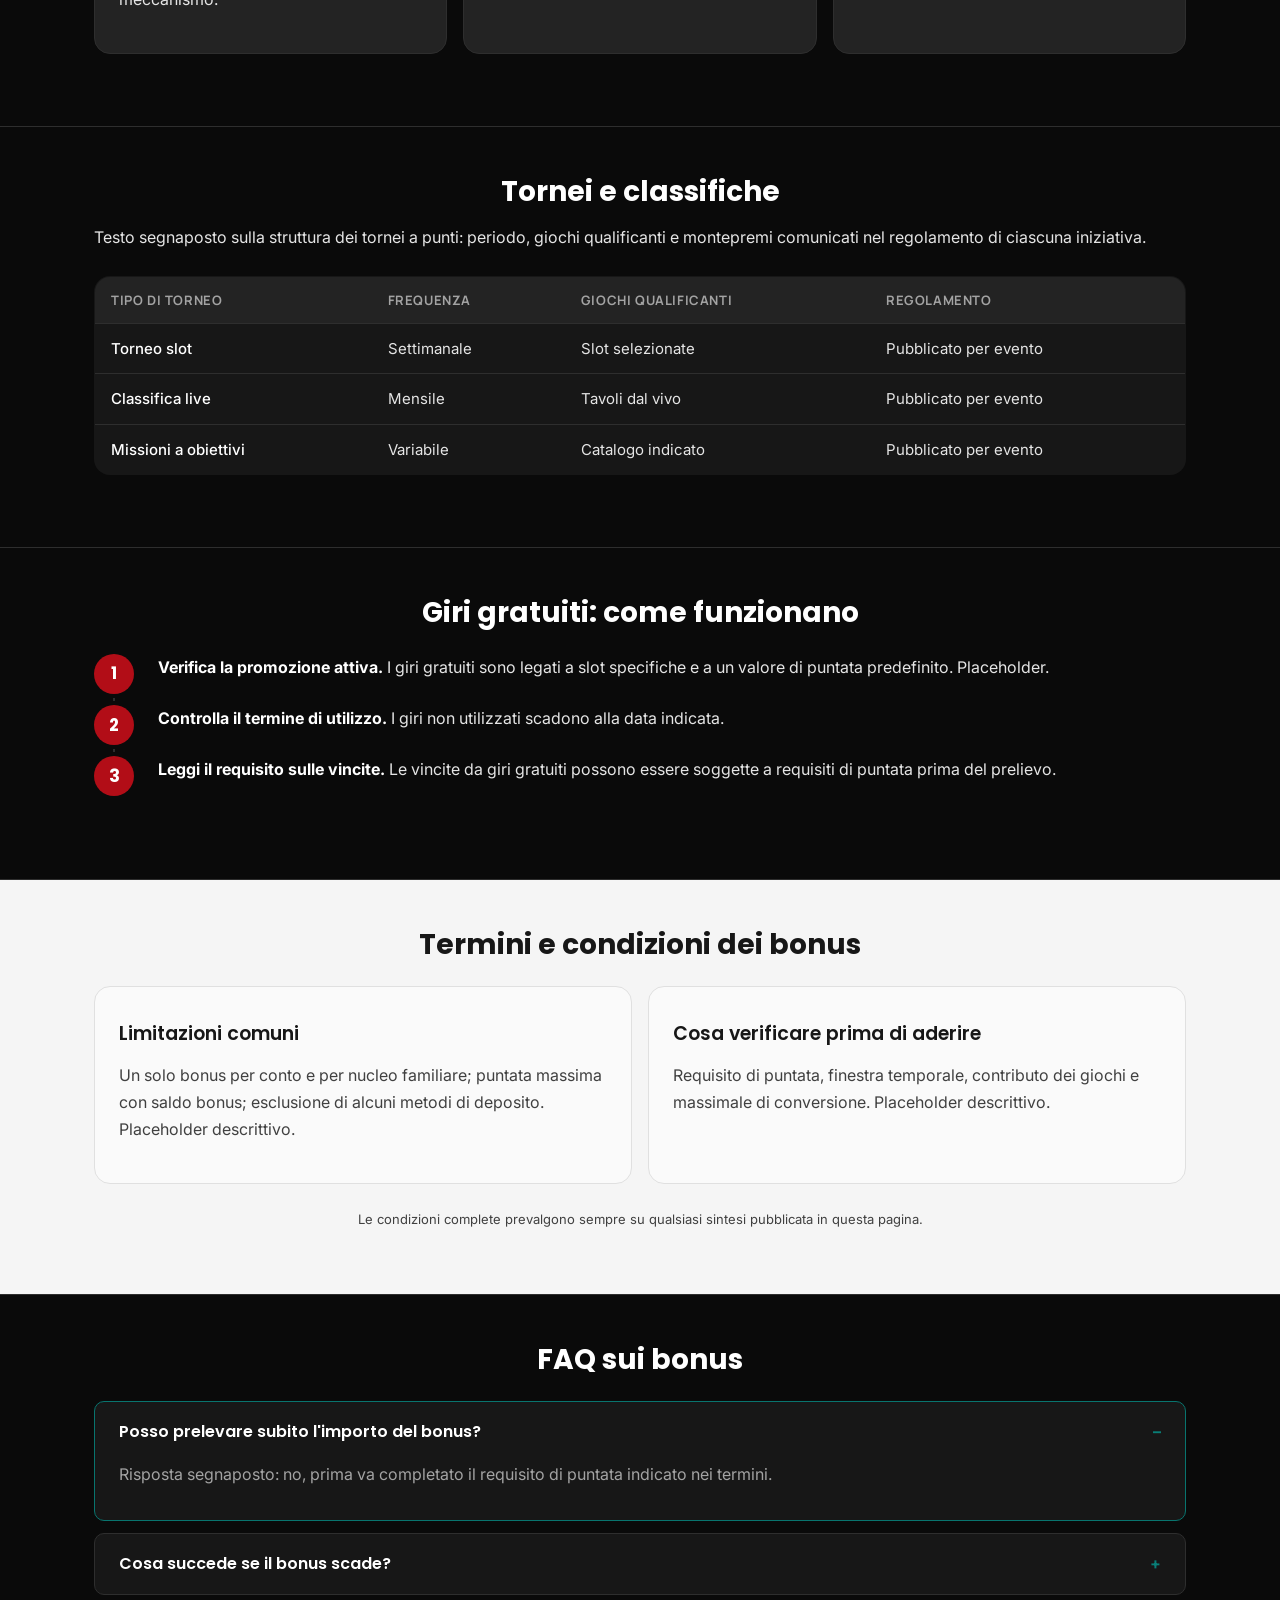
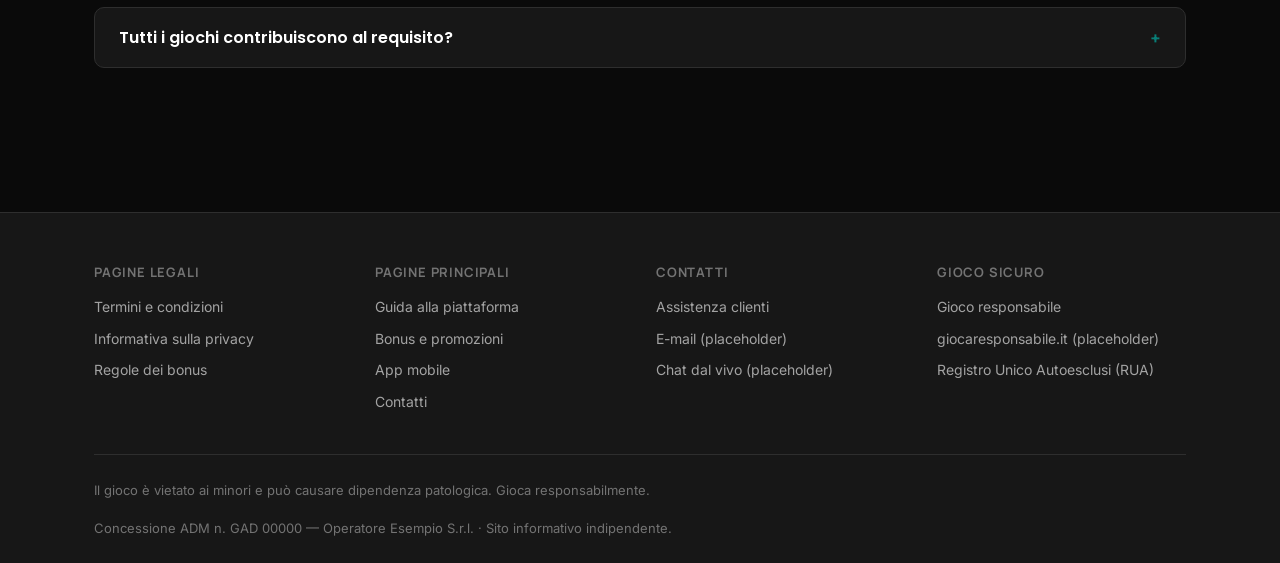
<file: bonus.html>
<!DOCTYPE html>
<html lang="it">
<head>
  <meta charset="utf-8">
  <meta name="viewport" content="width=device-width, initial-scale=1">
  <title>Bonus e promozioni — Casino Alpha | Wireframe</title>
  <link rel="stylesheet" href="./style.css">
</head>
<body>
<section class="page active" data-screen-label="Bonus e promozioni">

  <header class="site-header">
    <div class="container">
      <div class="brand">Casino<span class="brand-dot">Alpha</span><span class="brand-dot">.</span></div>
      <nav class="main-nav" id="main-nav">
        <a href="./index.html">Guida</a>
        <a href="./app.html">App</a>
        <a href="./bonus.html" class="active">Bonus</a>
        <a href="./gioco-responsabile.html">Gioco responsabile</a>
        <a href="./contatti.html">Contatti</a>
        <a href="./politica-privata.html">Privacy</a>
      </nav>
      <button class="menu-toggle" type="button" aria-expanded="false" aria-controls="main-nav">Menù</button>
    </div>
  </header>

  <div class="hero">
    <div class="container">
      <span class="tag tag-teal">Condizioni reali · Nessuna promessa di vincita</span>
      <h1>Bonus e promozioni di Casino Alpha: condizioni reali spiegate</h1>
      <p class="hero-lead">Requisiti di puntata, scadenze e contributo dei giochi spiegati in modo trasparente,
        così come dichiarati dall'operatore. Contenuto informativo per un pubblico maggiorenne.</p>
      <div class="hero-meta">
        <a href="#" class="btn-ghost">Vai al sito ufficiale</a>
        <span class="small">Si applicano i termini e condizioni completi dell'operatore.</span>
      </div>
    </div>
  </div>

  <div class="container">
    <nav class="toc" aria-label="Indice dei contenuti">
      <div class="toc-title">Indice dei contenuti</div>
      <ol>
        <li><a href="#benvenuto">Pacchetto di benvenuto e requisiti di puntata</a></li>
        <li><a href="#cashback">Cashback settimanale</a></li>
        <li><a href="#tornei">Tornei e classifiche</a></li>
        <li><a href="#giri-gratuiti">Giri gratuiti: come funzionano</a></li>
        <li><a href="#termini">Termini e condizioni dei bonus</a></li>
        <li><a href="#faq-bonus">FAQ sui bonus</a></li>
      </ol>
    </nav>
  </div>

  <section class="content-block" id="benvenuto">
    <div class="container">
      <h2>Pacchetto di benvenuto e requisiti di puntata</h2>
      <p>Testo segnaposto: descrizione neutra dell'offerta di benvenuto, con tutti i vincoli espressi in modo
        chiaro prima dei vantaggi.</p>
      <div class="bonus-box">
        <div class="bonus-name">Bonus di benvenuto — placeholder</div>
        <dl class="bonus-rows">
          <div class="bonus-row"><dt>Importo massimo</dt><dd>Fino a €XXX sul primo deposito</dd></div>
          <div class="bonus-row"><dt>Deposito minimo</dt><dd>€10</dd></div>
          <div class="bonus-row"><dt>Requisito di puntata</dt><dd>x35 sull'importo del bonus</dd></div>
          <div class="bonus-row"><dt>Validità</dt><dd>30 giorni dall'accredito</dd></div>
          <div class="bonus-row"><dt>Contributo giochi</dt><dd>Slot 100% · roulette 10% · blackjack 5%</dd></div>
        </dl>
        <p class="small">18+ · Si applicano termini e condizioni. Gioca responsabilmente.</p>
      </div>
    </div>
  </section>

  <section class="content-block" id="cashback">
    <div class="container">
      <h2>Cashback settimanale</h2>
      <div class="card-grid cols-3">
        <div class="card">
          <h3>Come si calcola</h3>
          <p>Percentuale sulle perdite nette del periodo, descrizione segnaposto del meccanismo.</p>
        </div>
        <div class="card">
          <h3>Quando viene accreditato</h3>
          <p>Giorno e orario di accredito dichiarati dall'operatore, placeholder.</p>
        </div>
        <div class="card">
          <h3>Requisiti di sblocco</h3>
          <p>Eventuale requisito di puntata sul cashback, indicato in modo esplicito.</p>
        </div>
      </div>
    </div>
  </section>

  <section class="content-block" id="tornei">
    <div class="container">
      <h2>Tornei e classifiche</h2>
      <p>Testo segnaposto sulla struttura dei tornei a punti: periodo, giochi qualificanti e montepremi
        comunicati nel regolamento di ciascuna iniziativa.</p>
      <div class="table-wrap">
        <table class="data">
          <thead>
            <tr><th>Tipo di torneo</th><th>Frequenza</th><th>Giochi qualificanti</th><th>Regolamento</th></tr>
          </thead>
          <tbody>
            <tr><td>Torneo slot</td><td>Settimanale</td><td>Slot selezionate</td><td>Pubblicato per evento</td></tr>
            <tr><td>Classifica live</td><td>Mensile</td><td>Tavoli dal vivo</td><td>Pubblicato per evento</td></tr>
            <tr><td>Missioni a obiettivi</td><td>Variabile</td><td>Catalogo indicato</td><td>Pubblicato per evento</td></tr>
          </tbody>
        </table>
      </div>
    </div>
  </section>

  <section class="content-block" id="giri-gratuiti">
    <div class="container">
      <h2>Giri gratuiti: come funzionano</h2>
      <ol class="steps">
        <li><b>Verifica la promozione attiva.</b> I giri gratuiti sono legati a slot specifiche e a un valore di
          puntata predefinito. Placeholder.</li>
        <li><b>Controlla il termine di utilizzo.</b> I giri non utilizzati scadono alla data indicata.</li>
        <li><b>Leggi il requisito sulle vincite.</b> Le vincite da giri gratuiti possono essere soggette a
          requisiti di puntata prima del prelievo.</li>
      </ol>
    </div>
  </section>

  <section class="content-block light-band" id="termini">
    <div class="container">
      <h2>Termini e condizioni dei bonus</h2>
      <div class="card-grid cols-2">
        <div class="card">
          <h3>Limitazioni comuni</h3>
          <p>Un solo bonus per conto e per nucleo familiare; puntata massima con saldo bonus; esclusione di
            alcuni metodi di deposito. Placeholder descrittivo.</p>
        </div>
        <div class="card">
          <h3>Cosa verificare prima di aderire</h3>
          <p>Requisito di puntata, finestra temporale, contributo dei giochi e massimale di conversione.
            Placeholder descrittivo.</p>
        </div>
      </div>
      <p class="center small">Le condizioni complete prevalgono sempre su qualsiasi sintesi pubblicata in questa
        pagina.</p>
    </div>
  </section>

  <section class="content-block" id="faq-bonus">
    <div class="container">
      <h2>FAQ sui bonus</h2>
      <div class="faq">
        <details open>
          <summary><h3>Posso prelevare subito l'importo del bonus?</h3></summary>
          <p class="faq-a">Risposta segnaposto: no, prima va completato il requisito di puntata indicato nei
            termini.</p>
        </details>
        <details>
          <summary><h3>Cosa succede se il bonus scade?</h3></summary>
          <p class="faq-a">Risposta segnaposto sull'azzeramento del saldo bonus e delle vincite associate.</p>
        </details>
        <details>
          <summary><h3>Tutti i giochi contribuiscono al requisito?</h3></summary>
          <p class="faq-a">Risposta segnaposto sul contributo differenziato per categoria di gioco.</p>
        </details>
      </div>
    </div>
  </section>

  <footer class="site-footer">
    <div class="container">
      <div class="footer-cols">
        <div class="footer-col">
          <h4>Pagine legali</h4>
          <ul>
            <li><a href="#">Termini e condizioni</a></li>
            <li><a href="./politica-privata.html">Informativa sulla privacy</a></li>
            <li><a href="#">Regole dei bonus</a></li>
          </ul>
        </div>
        <div class="footer-col">
          <h4>Pagine principali</h4>
          <ul>
            <li><a href="./index.html">Guida alla piattaforma</a></li>
            <li><a href="./bonus.html">Bonus e promozioni</a></li>
            <li><a href="./app.html">App mobile</a></li>
            <li><a href="./contatti.html">Contatti</a></li>
          </ul>
        </div>
        <div class="footer-col">
          <h4>Contatti</h4>
          <ul>
            <li><a href="./contatti.html">Assistenza clienti</a></li>
            <li><a href="#">E-mail (placeholder)</a></li>
            <li><a href="#">Chat dal vivo (placeholder)</a></li>
          </ul>
        </div>
        <div class="footer-col">
          <h4>Gioco sicuro</h4>
          <ul>
            <li><a href="./gioco-responsabile.html">Gioco responsabile</a></li>
            <li><a href="#">giocaresponsabile.it (placeholder)</a></li>
            <li><a href="#">Registro Unico Autoesclusi (RUA)</a></li>
          </ul>
        </div>
      </div>
      <div class="footer-legal">
        <span>Il gioco è vietato ai minori e può causare dipendenza patologica. Gioca responsabilmente.</span>
        <span>Concessione ADM n. GAD 00000 — Operatore Esempio S.r.l. · Sito informativo indipendente.</span>
      </div>
    </div>
  </footer>

</section>
<script>
  (function () {
    var toggleButton = document.querySelector(".menu-toggle");
    var mainNav = document.querySelector(".main-nav");
    if (!toggleButton || !mainNav) return;
    toggleButton.addEventListener("click", function () {
      var isOpen = mainNav.classList.toggle("open");
      toggleButton.setAttribute("aria-expanded", String(isOpen));
    });
  })();
</script>
</body>
</html>
</file>
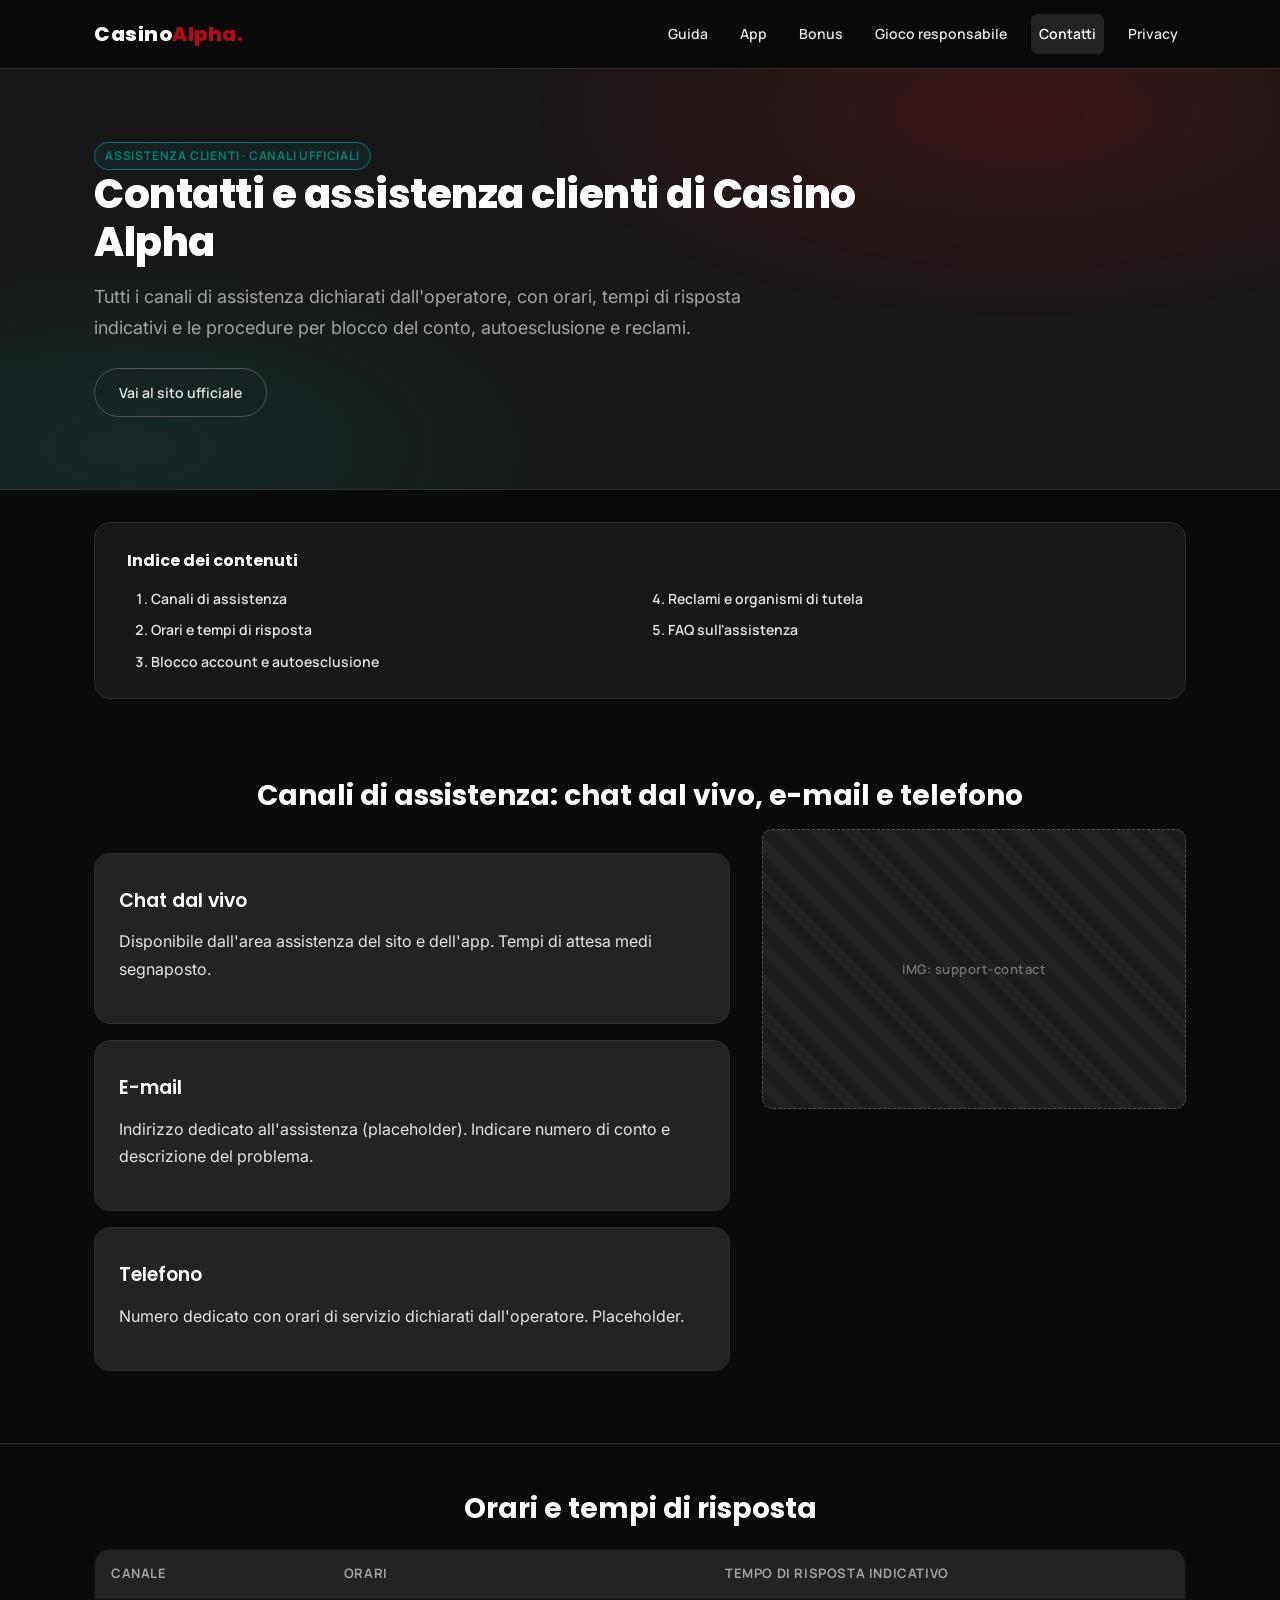
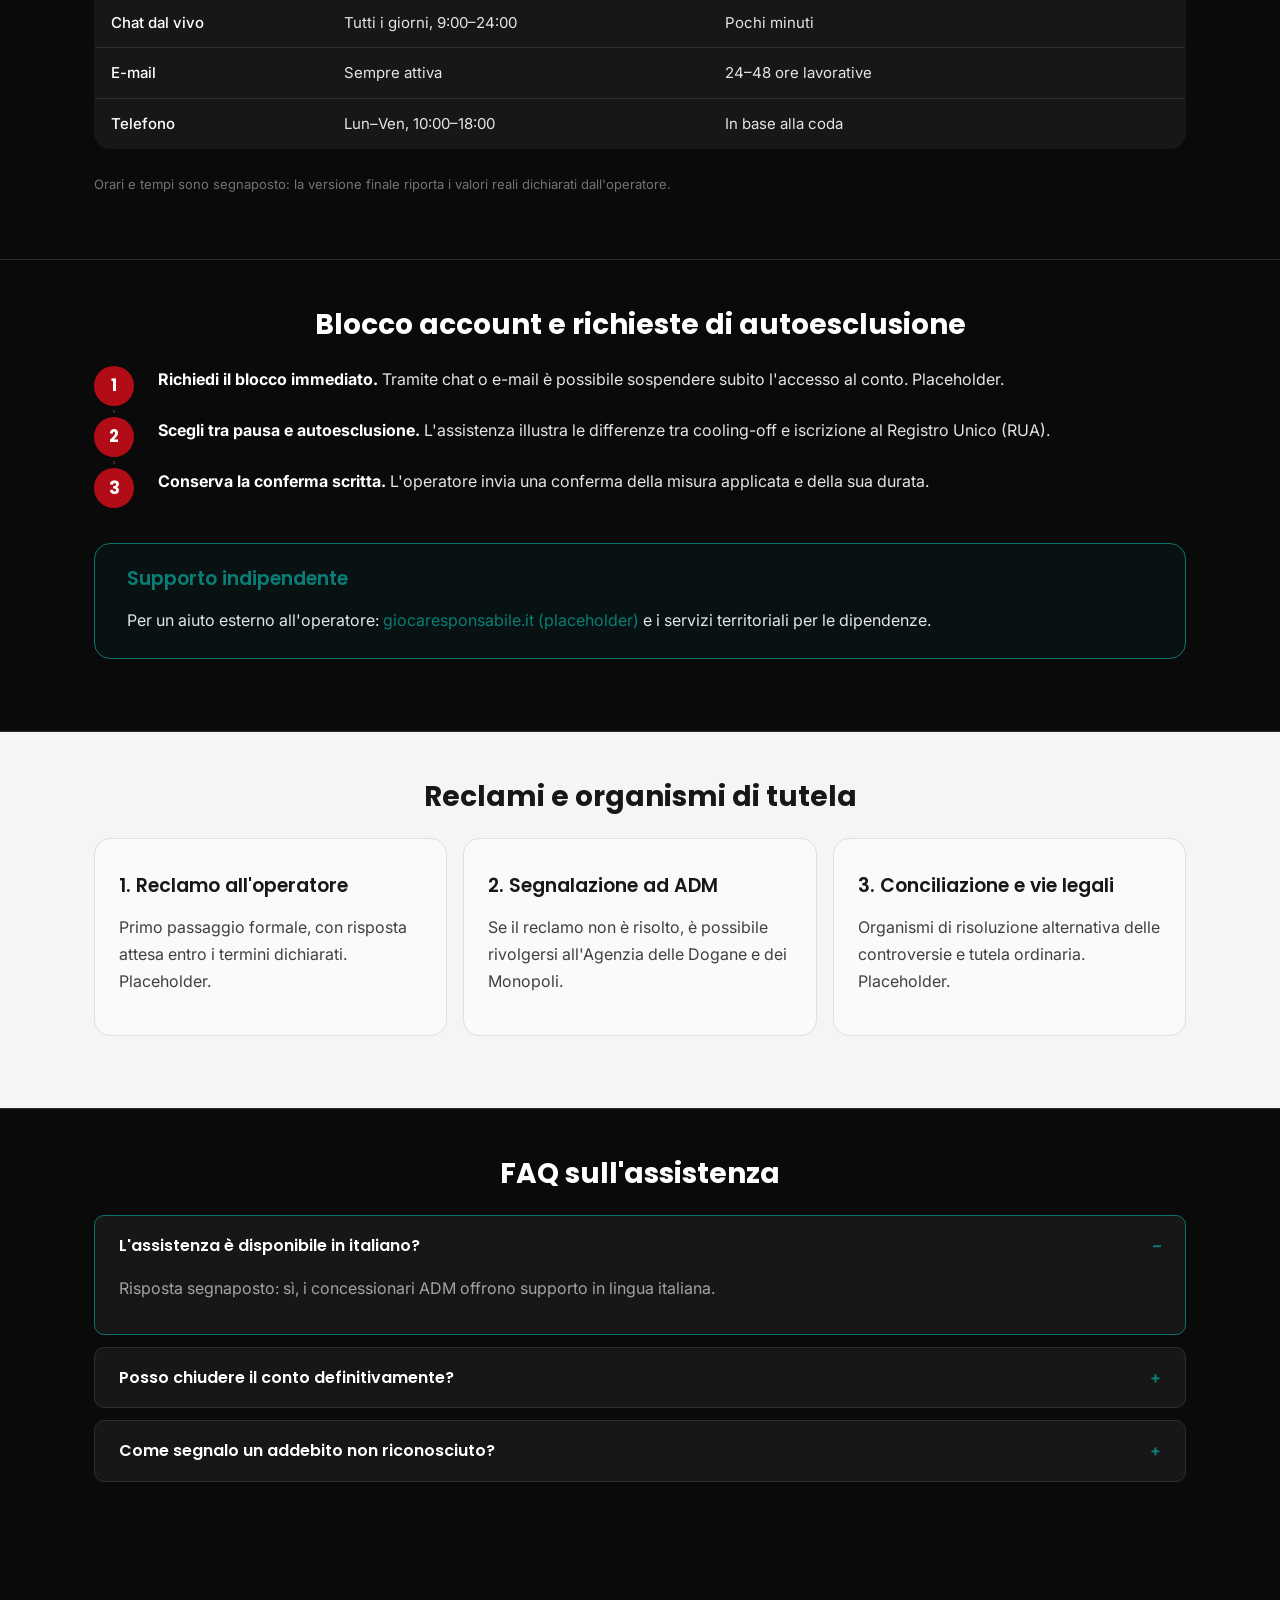
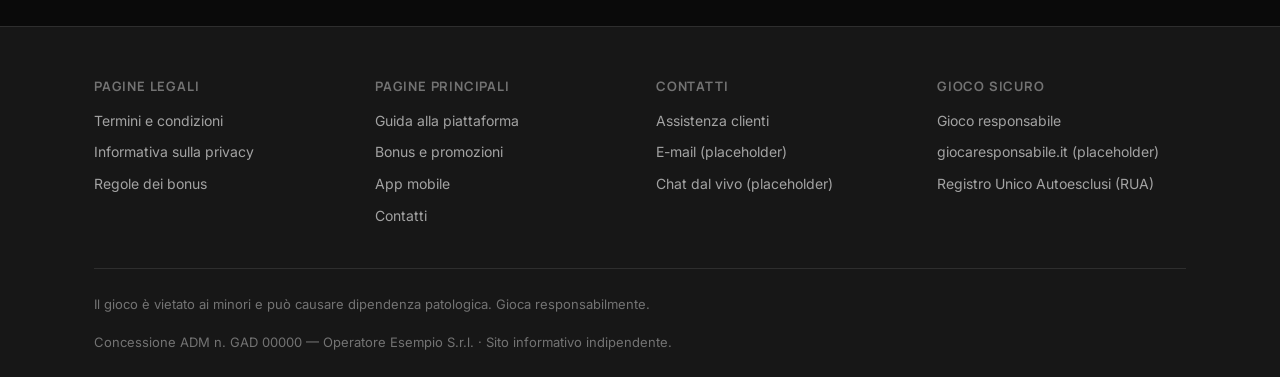
<file: contatti.html>
<!DOCTYPE html>
<html lang="it">
<head>
  <meta charset="utf-8">
  <meta name="viewport" content="width=device-width, initial-scale=1">
  <title>Contatti e assistenza — Casino Alpha | Wireframe</title>
  <link rel="stylesheet" href="./style.css">
</head>
<body>
<section class="page active" data-screen-label="Contatti e assistenza">

  <header class="site-header">
    <div class="container">
      <div class="brand">Casino<span class="brand-dot">Alpha</span><span class="brand-dot">.</span></div>
      <nav class="main-nav" id="main-nav">
        <a href="./index.html">Guida</a>
        <a href="./app.html">App</a>
        <a href="./bonus.html">Bonus</a>
        <a href="./gioco-responsabile.html">Gioco responsabile</a>
        <a href="./contatti.html" class="active">Contatti</a>
        <a href="./politica-privata.html">Privacy</a>
      </nav>
      <button class="menu-toggle" type="button" aria-expanded="false" aria-controls="main-nav">Menù</button>
    </div>
  </header>

  <div class="hero">
    <div class="container">
      <span class="tag tag-teal">Assistenza clienti · Canali ufficiali</span>
      <h1>Contatti e assistenza clienti di Casino Alpha</h1>
      <p class="hero-lead">Tutti i canali di assistenza dichiarati dall'operatore, con orari, tempi di risposta
        indicativi e le procedure per blocco del conto, autoesclusione e reclami.</p>
      <div class="hero-meta">
        <a href="#" class="btn-ghost">Vai al sito ufficiale</a>
      </div>
    </div>
  </div>

  <div class="container">
    <nav class="toc" aria-label="Indice dei contenuti">
      <div class="toc-title">Indice dei contenuti</div>
      <ol>
        <li><a href="#canali">Canali di assistenza</a></li>
        <li><a href="#orari">Orari e tempi di risposta</a></li>
        <li><a href="#blocco">Blocco account e autoesclusione</a></li>
        <li><a href="#reclami">Reclami e organismi di tutela</a></li>
        <li><a href="#faq-assistenza">FAQ sull'assistenza</a></li>
      </ol>
    </nav>
  </div>

  <section class="content-block" id="canali">
    <div class="container">
      <h2>Canali di assistenza: chat dal vivo, e-mail e telefono</h2>
      <div class="two-col">
        <div class="card-grid cols-1" style="grid-template-columns:1fr">
          <div class="card">
            <h3>Chat dal vivo</h3>
            <p>Disponibile dall'area assistenza del sito e dell'app. Tempi di attesa medi segnaposto.</p>
          </div>
          <div class="card">
            <h3>E-mail</h3>
            <p>Indirizzo dedicato all'assistenza (placeholder). Indicare numero di conto e descrizione del
              problema.</p>
          </div>
          <div class="card">
            <h3>Telefono</h3>
            <p>Numero dedicato con orari di servizio dichiarati dall'operatore. Placeholder.</p>
          </div>
        </div>
        <div class="ph" style="min-height:280px">IMG: support-contact</div>
      </div>
    </div>
  </section>

  <section class="content-block" id="orari">
    <div class="container">
      <h2>Orari e tempi di risposta</h2>
      <div class="table-wrap">
        <table class="data">
          <thead>
            <tr><th>Canale</th><th>Orari</th><th>Tempo di risposta indicativo</th></tr>
          </thead>
          <tbody>
            <tr><td>Chat dal vivo</td><td>Tutti i giorni, 9:00–24:00</td><td>Pochi minuti</td></tr>
            <tr><td>E-mail</td><td>Sempre attiva</td><td>24–48 ore lavorative</td></tr>
            <tr><td>Telefono</td><td>Lun–Ven, 10:00–18:00</td><td>In base alla coda</td></tr>
          </tbody>
        </table>
      </div>
      <p class="small">Orari e tempi sono segnaposto: la versione finale riporta i valori reali dichiarati
        dall'operatore.</p>
    </div>
  </section>

  <section class="content-block" id="blocco">
    <div class="container">
      <h2>Blocco account e richieste di autoesclusione</h2>
      <ol class="steps">
        <li><b>Richiedi il blocco immediato.</b> Tramite chat o e-mail è possibile sospendere subito l'accesso al
          conto. Placeholder.</li>
        <li><b>Scegli tra pausa e autoesclusione.</b> L'assistenza illustra le differenze tra cooling-off e
          iscrizione al Registro Unico (RUA).</li>
        <li><b>Conserva la conferma scritta.</b> L'operatore invia una conferma della misura applicata e della sua
          durata.</li>
      </ol>
      <div class="rg-panel">
        <h3>Supporto indipendente</h3>
        <p style="margin:0">Per un aiuto esterno all'operatore: <a href="#">giocaresponsabile.it (placeholder)</a>
          e i servizi territoriali per le dipendenze.</p>
      </div>
    </div>
  </section>

  <section class="content-block light-band" id="reclami">
    <div class="container">
      <h2>Reclami e organismi di tutela</h2>
      <div class="card-grid cols-3">
        <div class="card">
          <h3>1. Reclamo all'operatore</h3>
          <p>Primo passaggio formale, con risposta attesa entro i termini dichiarati. Placeholder.</p>
        </div>
        <div class="card">
          <h3>2. Segnalazione ad ADM</h3>
          <p>Se il reclamo non è risolto, è possibile rivolgersi all'Agenzia delle Dogane e dei Monopoli.</p>
        </div>
        <div class="card">
          <h3>3. Conciliazione e vie legali</h3>
          <p>Organismi di risoluzione alternativa delle controversie e tutela ordinaria. Placeholder.</p>
        </div>
      </div>
    </div>
  </section>

  <section class="content-block" id="faq-assistenza">
    <div class="container">
      <h2>FAQ sull'assistenza</h2>
      <div class="faq">
        <details open>
          <summary><h3>L'assistenza è disponibile in italiano?</h3></summary>
          <p class="faq-a">Risposta segnaposto: sì, i concessionari ADM offrono supporto in lingua italiana.</p>
        </details>
        <details>
          <summary><h3>Posso chiudere il conto definitivamente?</h3></summary>
          <p class="faq-a">Risposta segnaposto sulla procedura di chiusura del conto e sul saldo residuo.</p>
        </details>
        <details>
          <summary><h3>Come segnalo un addebito non riconosciuto?</h3></summary>
          <p class="faq-a">Risposta segnaposto sui canali prioritari e sui documenti utili alla verifica.</p>
        </details>
      </div>
    </div>
  </section>

  <footer class="site-footer">
    <div class="container">
      <div class="footer-cols">
        <div class="footer-col">
          <h4>Pagine legali</h4>
          <ul>
            <li><a href="#">Termini e condizioni</a></li>
            <li><a href="./politica-privata.html">Informativa sulla privacy</a></li>
            <li><a href="#">Regole dei bonus</a></li>
          </ul>
        </div>
        <div class="footer-col">
          <h4>Pagine principali</h4>
          <ul>
            <li><a href="./index.html">Guida alla piattaforma</a></li>
            <li><a href="./bonus.html">Bonus e promozioni</a></li>
            <li><a href="./app.html">App mobile</a></li>
            <li><a href="./contatti.html">Contatti</a></li>
          </ul>
        </div>
        <div class="footer-col">
          <h4>Contatti</h4>
          <ul>
            <li><a href="./contatti.html">Assistenza clienti</a></li>
            <li><a href="#">E-mail (placeholder)</a></li>
            <li><a href="#">Chat dal vivo (placeholder)</a></li>
          </ul>
        </div>
        <div class="footer-col">
          <h4>Gioco sicuro</h4>
          <ul>
            <li><a href="./gioco-responsabile.html">Gioco responsabile</a></li>
            <li><a href="#">giocaresponsabile.it (placeholder)</a></li>
            <li><a href="#">Registro Unico Autoesclusi (RUA)</a></li>
          </ul>
        </div>
      </div>
      <div class="footer-legal">
        <span>Il gioco è vietato ai minori e può causare dipendenza patologica. Gioca responsabilmente.</span>
        <span>Concessione ADM n. GAD 00000 — Operatore Esempio S.r.l. · Sito informativo indipendente.</span>
      </div>
    </div>
  </footer>

</section>
<script>
  (function () {
    var toggleButton = document.querySelector(".menu-toggle");
    var mainNav = document.querySelector(".main-nav");
    if (!toggleButton || !mainNav) return;
    toggleButton.addEventListener("click", function () {
      var isOpen = mainNav.classList.toggle("open");
      toggleButton.setAttribute("aria-expanded", String(isOpen));
    });
  })();
</script>
</body>
</html>
</file>
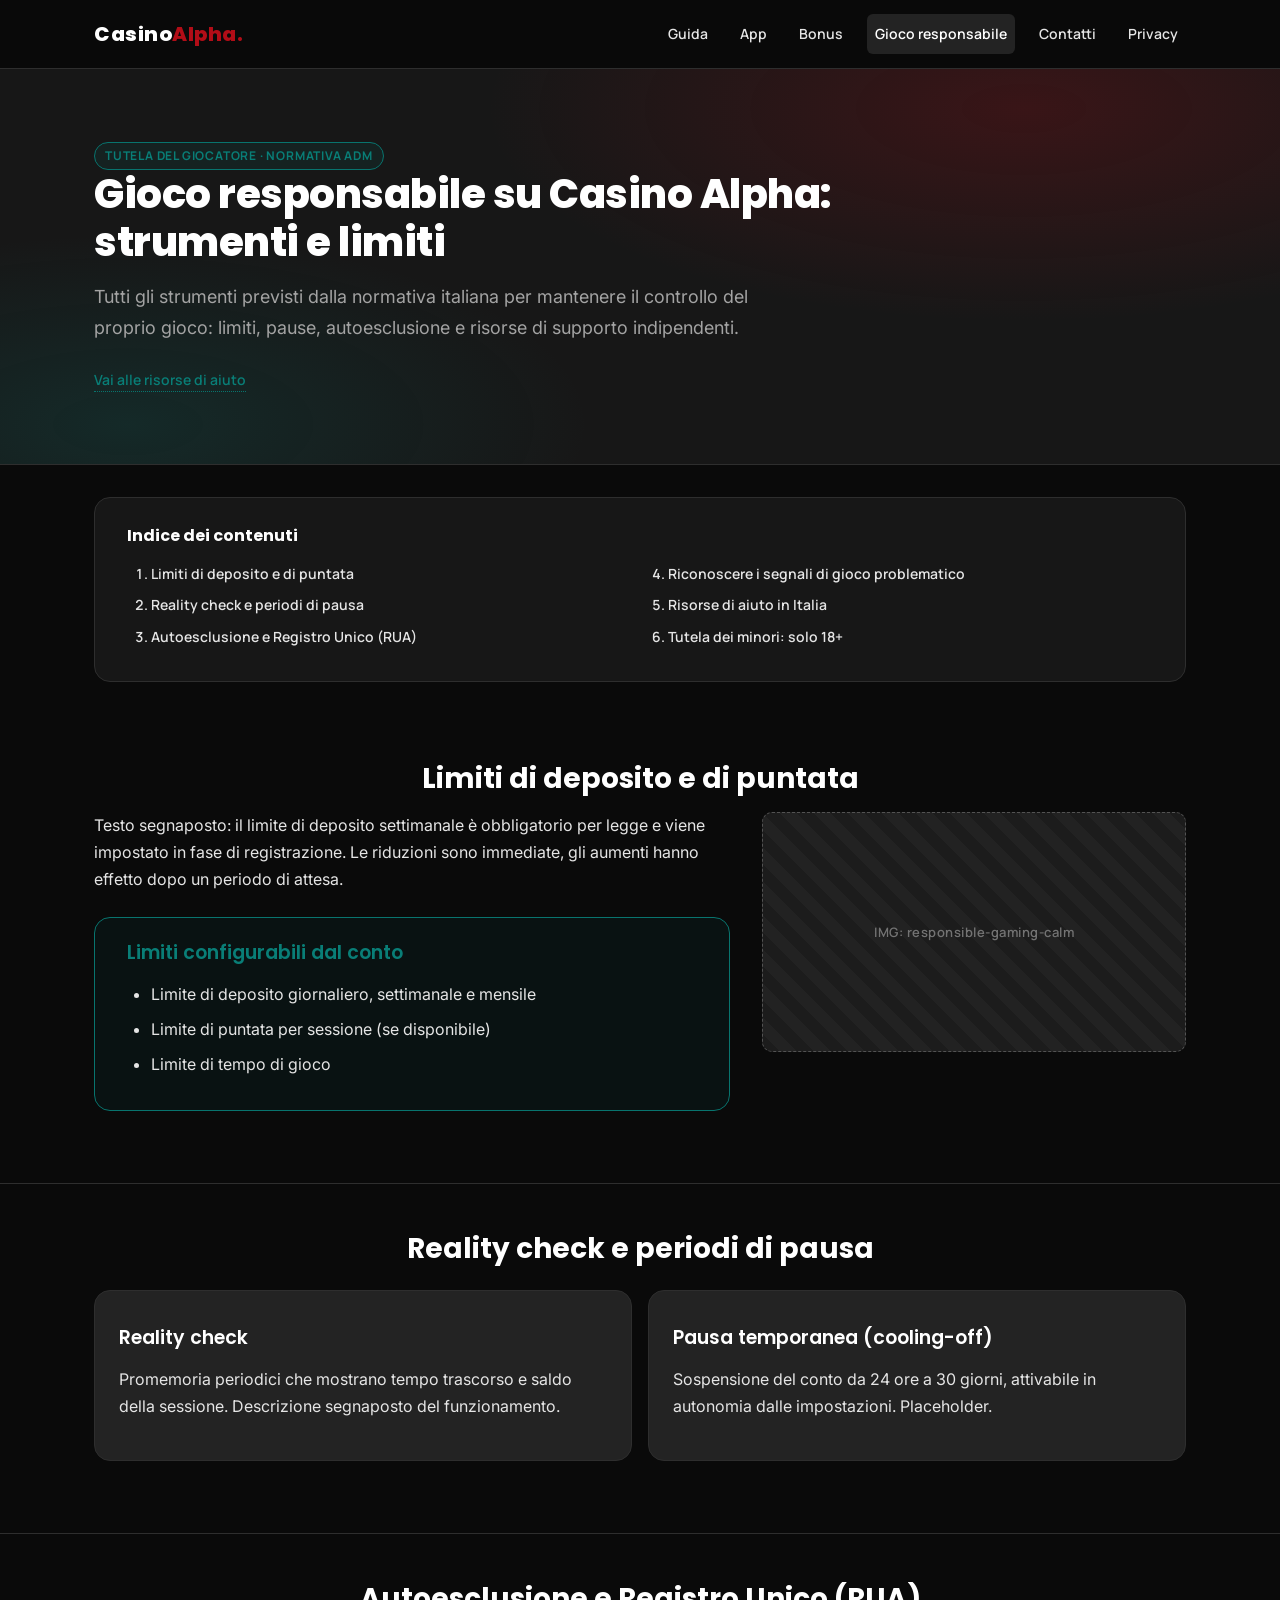
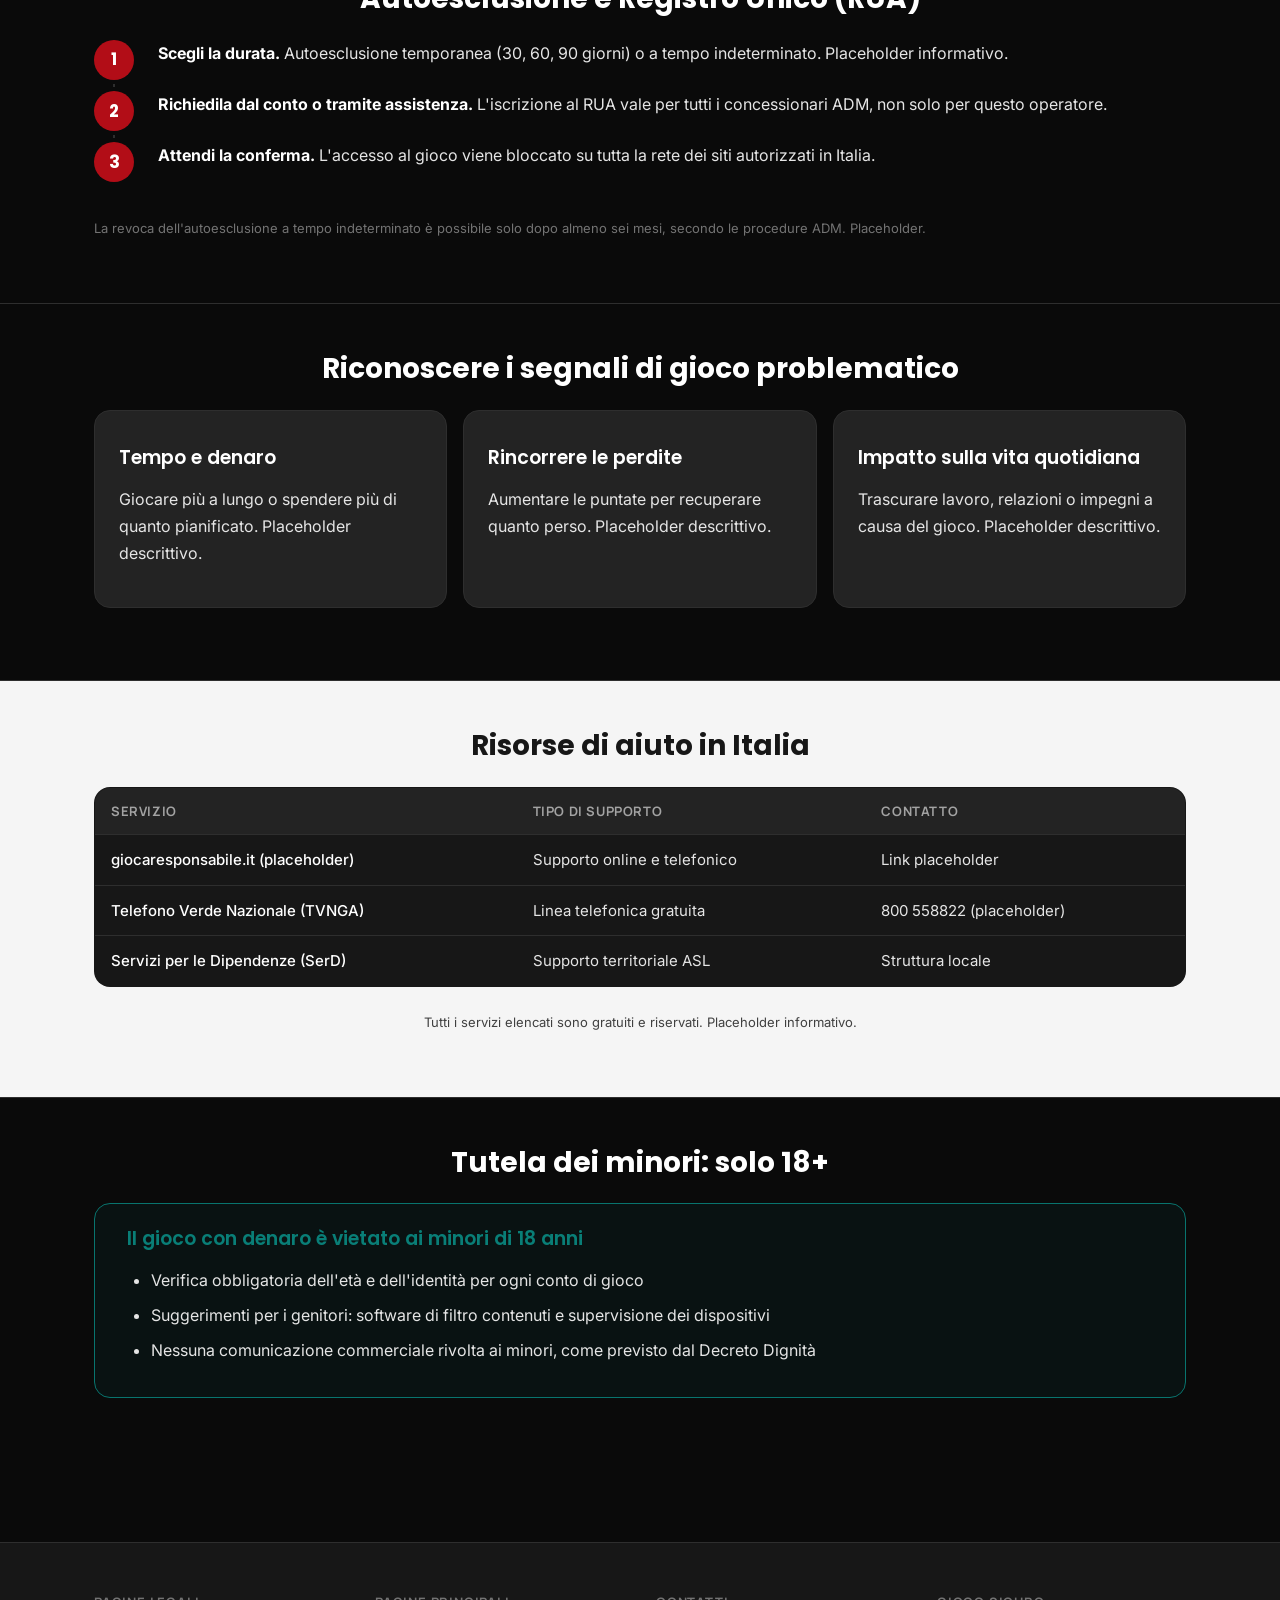
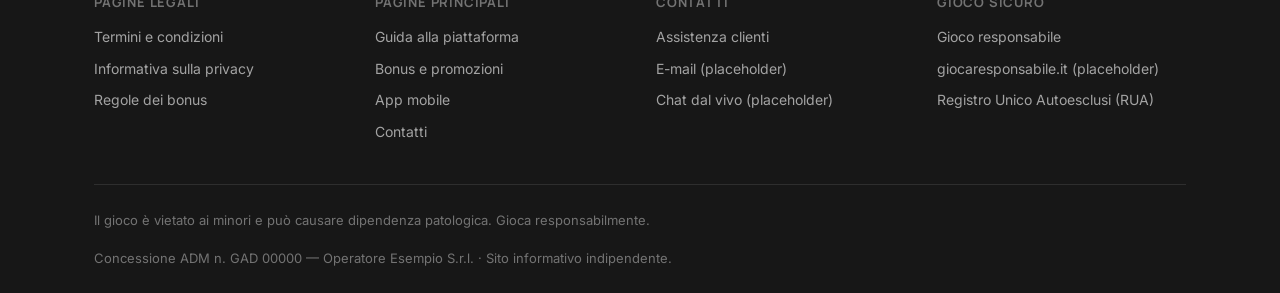
<file: gioco-responsabile.html>
<!DOCTYPE html>
<html lang="it">
<head>
  <meta charset="utf-8">
  <meta name="viewport" content="width=device-width, initial-scale=1">
  <title>Gioco responsabile — Casino Alpha | Wireframe</title>
  <link rel="stylesheet" href="./style.css">
</head>
<body>
<section class="page active" data-screen-label="Gioco responsabile">

  <header class="site-header">
    <div class="container">
      <div class="brand">Casino<span class="brand-dot">Alpha</span><span class="brand-dot">.</span></div>
      <nav class="main-nav" id="main-nav">
        <a href="./index.html">Guida</a>
        <a href="./app.html">App</a>
        <a href="./bonus.html">Bonus</a>
        <a href="./gioco-responsabile.html" class="active">Gioco responsabile</a>
        <a href="./contatti.html">Contatti</a>
        <a href="./politica-privata.html">Privacy</a>
      </nav>
      <button class="menu-toggle" type="button" aria-expanded="false" aria-controls="main-nav">Menù</button>
    </div>
  </header>

  <div class="hero">
    <div class="container">
      <span class="tag tag-teal">Tutela del giocatore · Normativa ADM</span>
      <h1>Gioco responsabile su Casino Alpha: strumenti e limiti</h1>
      <p class="hero-lead">Tutti gli strumenti previsti dalla normativa italiana per mantenere il controllo del
        proprio gioco: limiti, pause, autoesclusione e risorse di supporto indipendenti.</p>
      <div class="hero-meta">
        <a href="#risorse" class="link-info">Vai alle risorse di aiuto</a>
      </div>
    </div>
  </div>

  <div class="container">
    <nav class="toc" aria-label="Indice dei contenuti">
      <div class="toc-title">Indice dei contenuti</div>
      <ol>
        <li><a href="#limiti">Limiti di deposito e di puntata</a></li>
        <li><a href="#reality-check">Reality check e periodi di pausa</a></li>
        <li><a href="#rua">Autoesclusione e Registro Unico (RUA)</a></li>
        <li><a href="#segnali">Riconoscere i segnali di gioco problematico</a></li>
        <li><a href="#risorse">Risorse di aiuto in Italia</a></li>
        <li><a href="#minori">Tutela dei minori: solo 18+</a></li>
      </ol>
    </nav>
  </div>

  <section class="content-block" id="limiti">
    <div class="container">
      <h2>Limiti di deposito e di puntata</h2>
      <div class="two-col">
        <div>
          <p>Testo segnaposto: il limite di deposito settimanale è obbligatorio per legge e viene impostato in
            fase di registrazione. Le riduzioni sono immediate, gli aumenti hanno effetto dopo un periodo di
            attesa.</p>
          <div class="rg-panel">
            <h3>Limiti configurabili dal conto</h3>
            <ul>
              <li>Limite di deposito giornaliero, settimanale e mensile</li>
              <li>Limite di puntata per sessione (se disponibile)</li>
              <li>Limite di tempo di gioco</li>
            </ul>
          </div>
        </div>
        <div class="ph" style="min-height:240px">IMG: responsible-gaming-calm</div>
      </div>
    </div>
  </section>

  <section class="content-block" id="reality-check">
    <div class="container">
      <h2>Reality check e periodi di pausa</h2>
      <div class="card-grid cols-2">
        <div class="card">
          <h3>Reality check</h3>
          <p>Promemoria periodici che mostrano tempo trascorso e saldo della sessione. Descrizione segnaposto del
            funzionamento.</p>
        </div>
        <div class="card">
          <h3>Pausa temporanea (cooling-off)</h3>
          <p>Sospensione del conto da 24 ore a 30 giorni, attivabile in autonomia dalle impostazioni.
            Placeholder.</p>
        </div>
      </div>
    </div>
  </section>

  <section class="content-block" id="rua">
    <div class="container">
      <h2>Autoesclusione e Registro Unico (RUA)</h2>
      <ol class="steps">
        <li><b>Scegli la durata.</b> Autoesclusione temporanea (30, 60, 90 giorni) o a tempo indeterminato.
          Placeholder informativo.</li>
        <li><b>Richiedila dal conto o tramite assistenza.</b> L'iscrizione al RUA vale per tutti i concessionari
          ADM, non solo per questo operatore.</li>
        <li><b>Attendi la conferma.</b> L'accesso al gioco viene bloccato su tutta la rete dei siti autorizzati in
          Italia.</li>
      </ol>
      <p class="small">La revoca dell'autoesclusione a tempo indeterminato è possibile solo dopo almeno sei mesi,
        secondo le procedure ADM. Placeholder.</p>
    </div>
  </section>

  <section class="content-block" id="segnali">
    <div class="container">
      <h2>Riconoscere i segnali di gioco problematico</h2>
      <div class="card-grid cols-3">
        <div class="card">
          <h3>Tempo e denaro</h3>
          <p>Giocare più a lungo o spendere più di quanto pianificato. Placeholder descrittivo.</p>
        </div>
        <div class="card">
          <h3>Rincorrere le perdite</h3>
          <p>Aumentare le puntate per recuperare quanto perso. Placeholder descrittivo.</p>
        </div>
        <div class="card">
          <h3>Impatto sulla vita quotidiana</h3>
          <p>Trascurare lavoro, relazioni o impegni a causa del gioco. Placeholder descrittivo.</p>
        </div>
      </div>
    </div>
  </section>

  <section class="content-block light-band" id="risorse">
    <div class="container">
      <h2>Risorse di aiuto in Italia</h2>
      <div class="table-wrap">
        <table class="data">
          <thead>
            <tr><th>Servizio</th><th>Tipo di supporto</th><th>Contatto</th></tr>
          </thead>
          <tbody>
            <tr><td>giocaresponsabile.it (placeholder)</td><td>Supporto online e telefonico</td><td>Link placeholder</td></tr>
            <tr><td>Telefono Verde Nazionale (TVNGA)</td><td>Linea telefonica gratuita</td><td>800 558822 (placeholder)</td></tr>
            <tr><td>Servizi per le Dipendenze (SerD)</td><td>Supporto territoriale ASL</td><td>Struttura locale</td></tr>
          </tbody>
        </table>
      </div>
      <p class="center small">Tutti i servizi elencati sono gratuiti e riservati. Placeholder informativo.</p>
    </div>
  </section>

  <section class="content-block" id="minori">
    <div class="container">
      <h2>Tutela dei minori: solo 18+</h2>
      <div class="rg-panel">
        <h3>Il gioco con denaro è vietato ai minori di 18 anni</h3>
        <ul>
          <li>Verifica obbligatoria dell'età e dell'identità per ogni conto di gioco</li>
          <li>Suggerimenti per i genitori: software di filtro contenuti e supervisione dei dispositivi</li>
          <li>Nessuna comunicazione commerciale rivolta ai minori, come previsto dal Decreto Dignità</li>
        </ul>
      </div>
    </div>
  </section>

  <footer class="site-footer">
    <div class="container">
      <div class="footer-cols">
        <div class="footer-col">
          <h4>Pagine legali</h4>
          <ul>
            <li><a href="#">Termini e condizioni</a></li>
            <li><a href="./politica-privata.html">Informativa sulla privacy</a></li>
            <li><a href="#">Regole dei bonus</a></li>
          </ul>
        </div>
        <div class="footer-col">
          <h4>Pagine principali</h4>
          <ul>
            <li><a href="./index.html">Guida alla piattaforma</a></li>
            <li><a href="./bonus.html">Bonus e promozioni</a></li>
            <li><a href="./app.html">App mobile</a></li>
            <li><a href="./contatti.html">Contatti</a></li>
          </ul>
        </div>
        <div class="footer-col">
          <h4>Contatti</h4>
          <ul>
            <li><a href="./contatti.html">Assistenza clienti</a></li>
            <li><a href="#">E-mail (placeholder)</a></li>
            <li><a href="#">Chat dal vivo (placeholder)</a></li>
          </ul>
        </div>
        <div class="footer-col">
          <h4>Gioco sicuro</h4>
          <ul>
            <li><a href="./gioco-responsabile.html">Gioco responsabile</a></li>
            <li><a href="#">giocaresponsabile.it (placeholder)</a></li>
            <li><a href="#">Registro Unico Autoesclusi (RUA)</a></li>
          </ul>
        </div>
      </div>
      <div class="footer-legal">
        <span>Il gioco è vietato ai minori e può causare dipendenza patologica. Gioca responsabilmente.</span>
        <span>Concessione ADM n. GAD 00000 — Operatore Esempio S.r.l. · Sito informativo indipendente.</span>
      </div>
    </div>
  </footer>

</section>
<script>
  (function () {
    var toggleButton = document.querySelector(".menu-toggle");
    var mainNav = document.querySelector(".main-nav");
    if (!toggleButton || !mainNav) return;
    toggleButton.addEventListener("click", function () {
      var isOpen = mainNav.classList.toggle("open");
      toggleButton.setAttribute("aria-expanded", String(isOpen));
    });
  })();
</script>
</body>
</html>
</file>
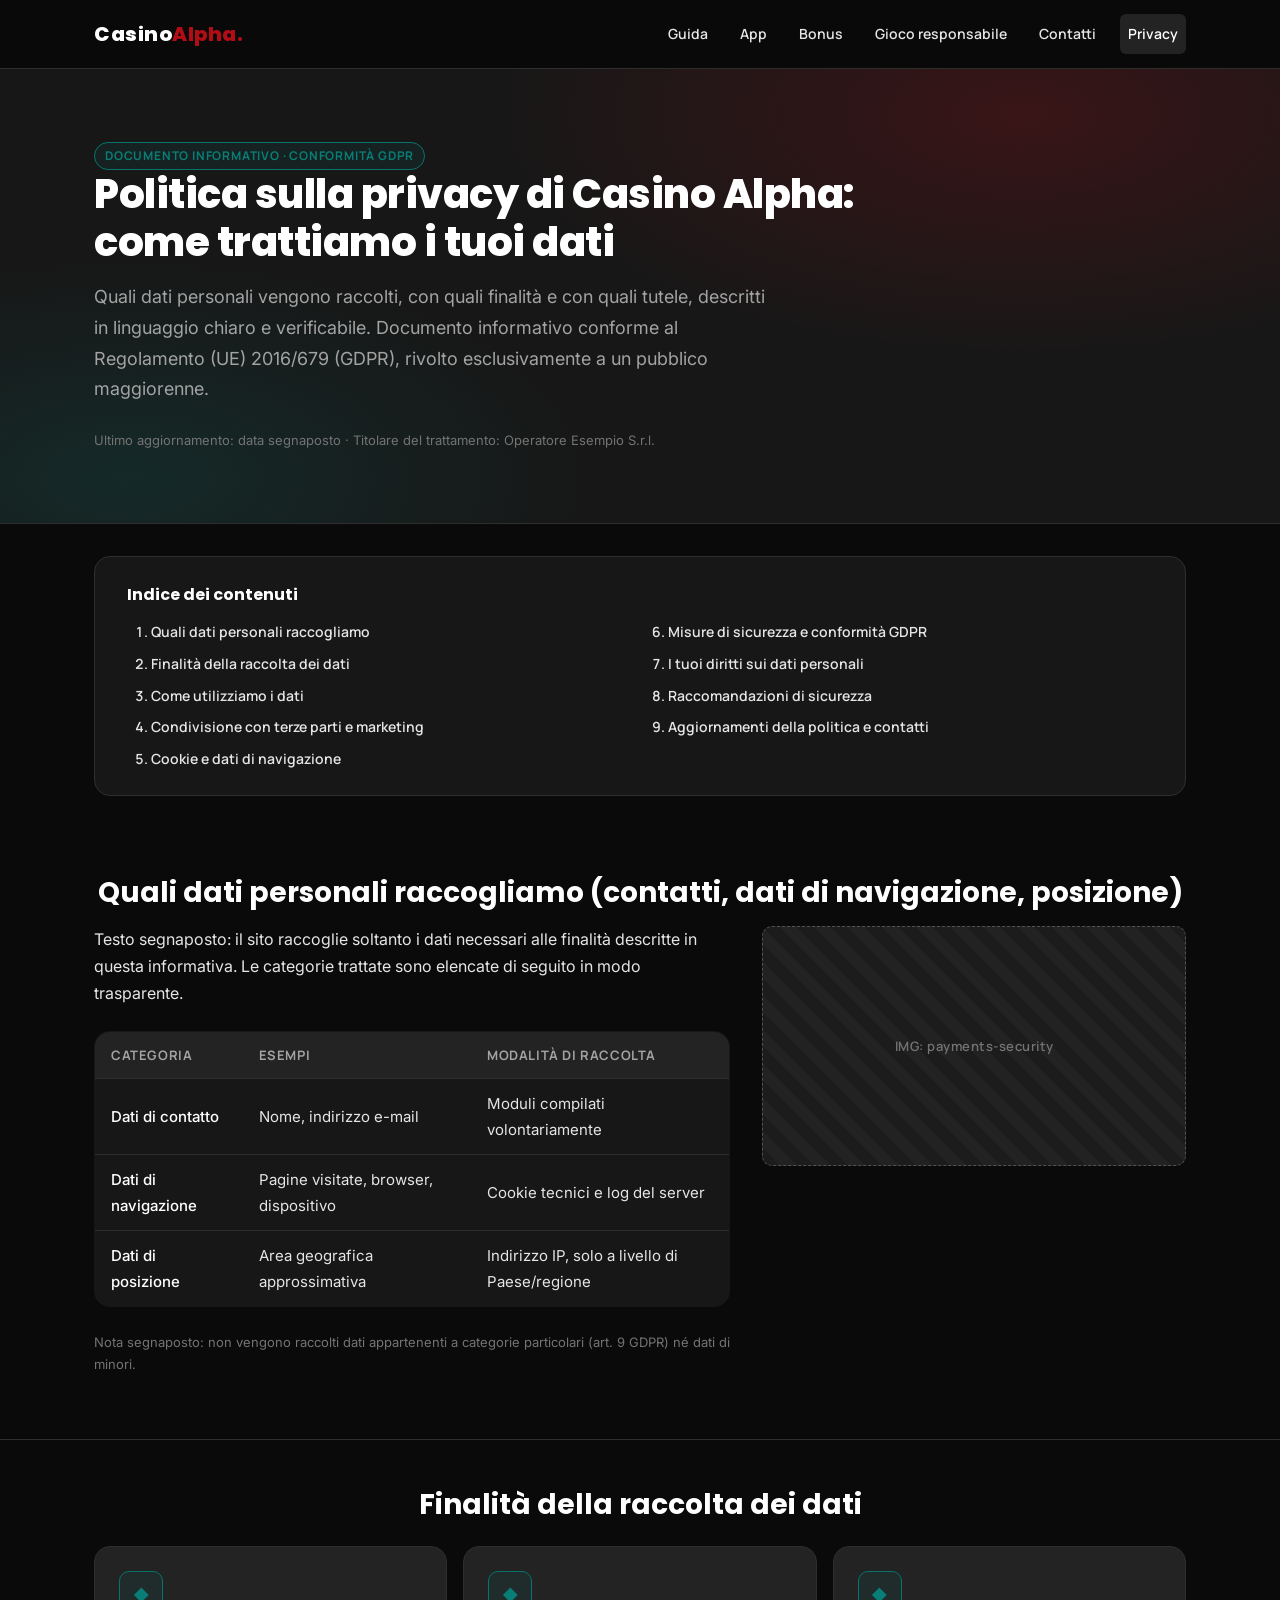
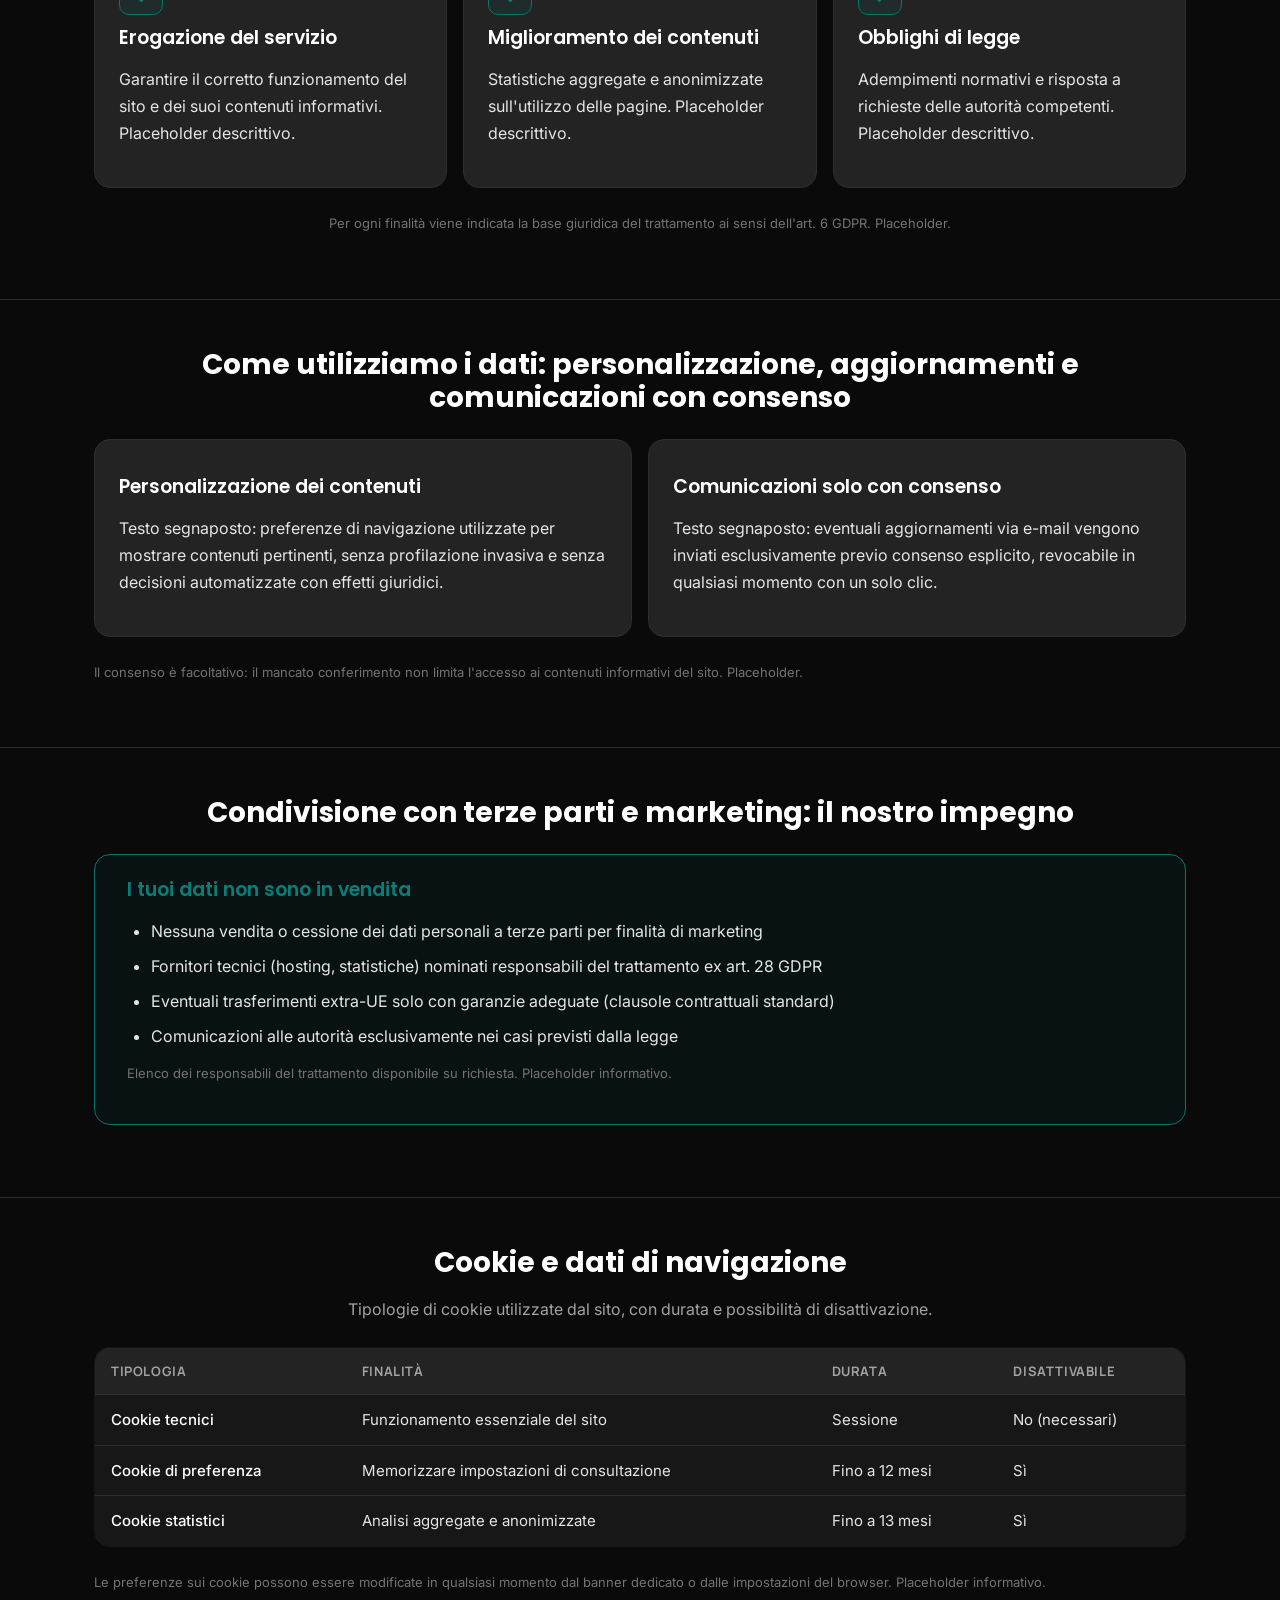
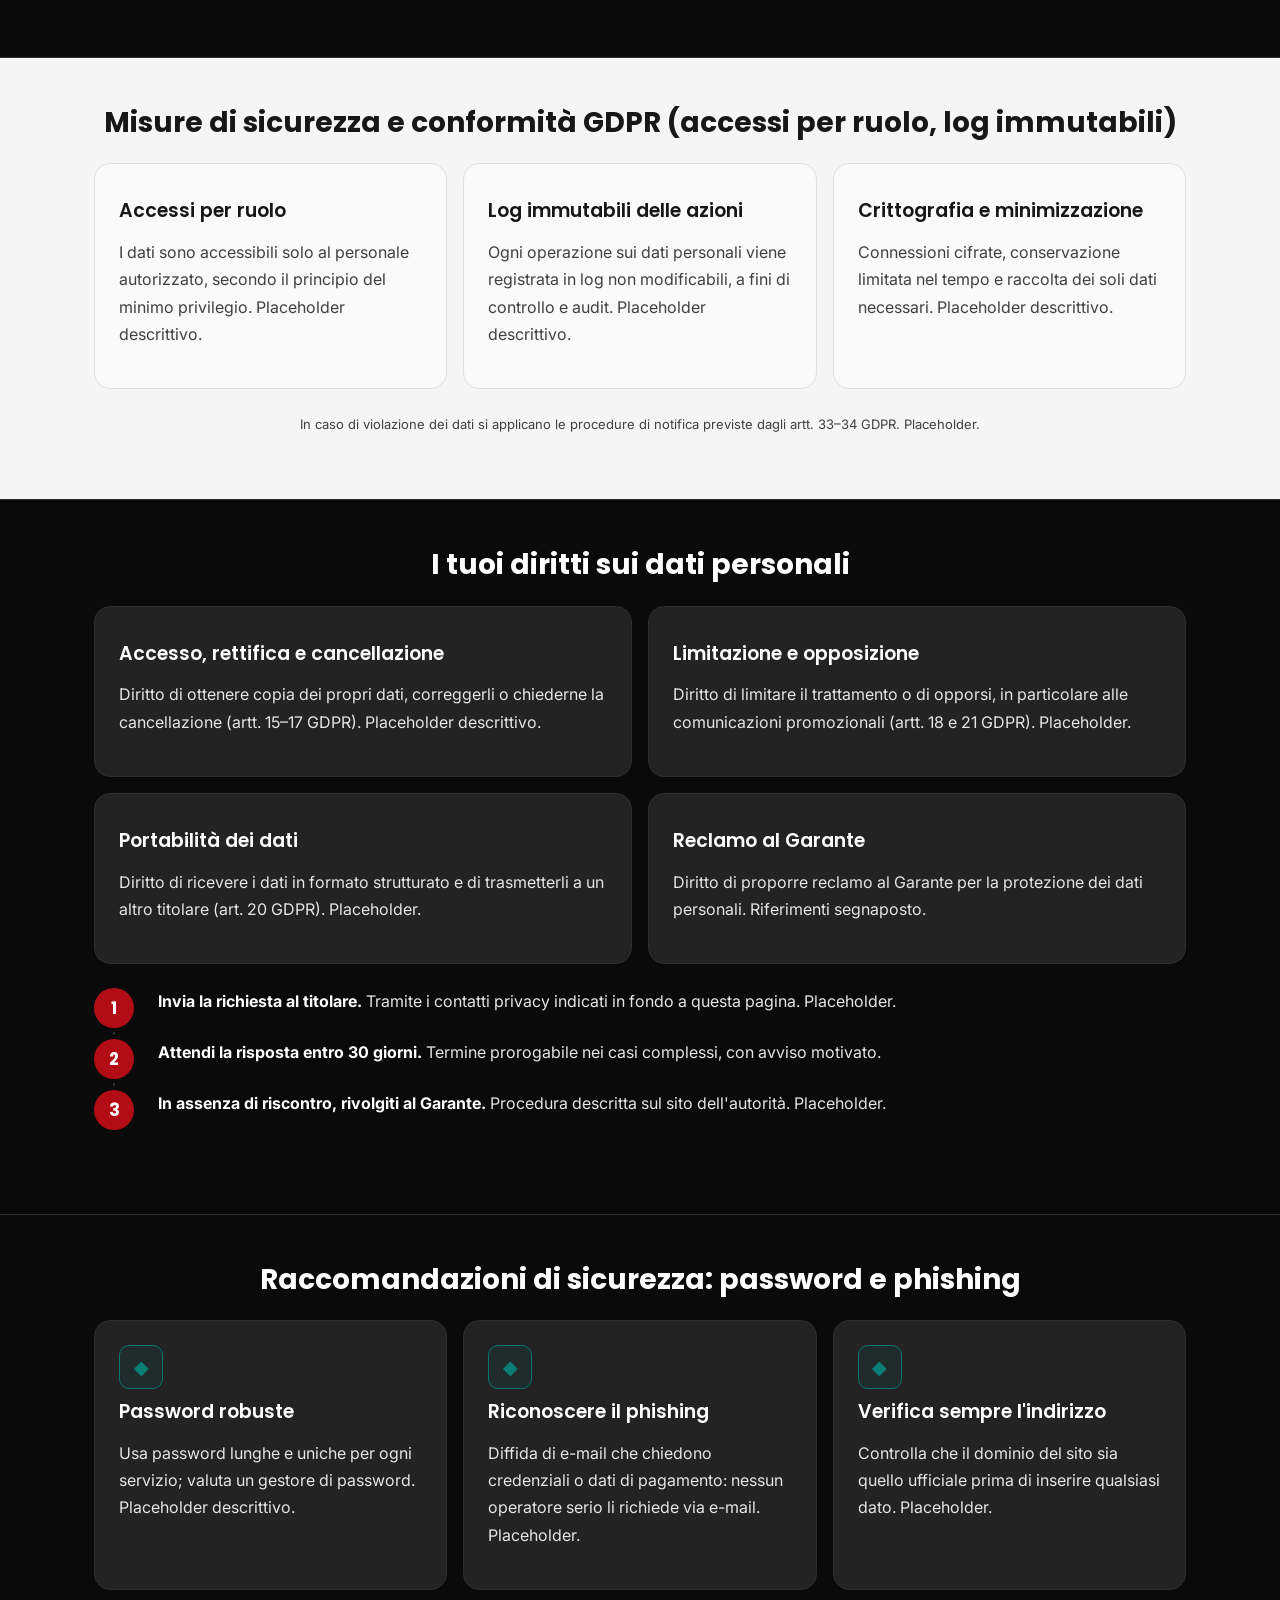
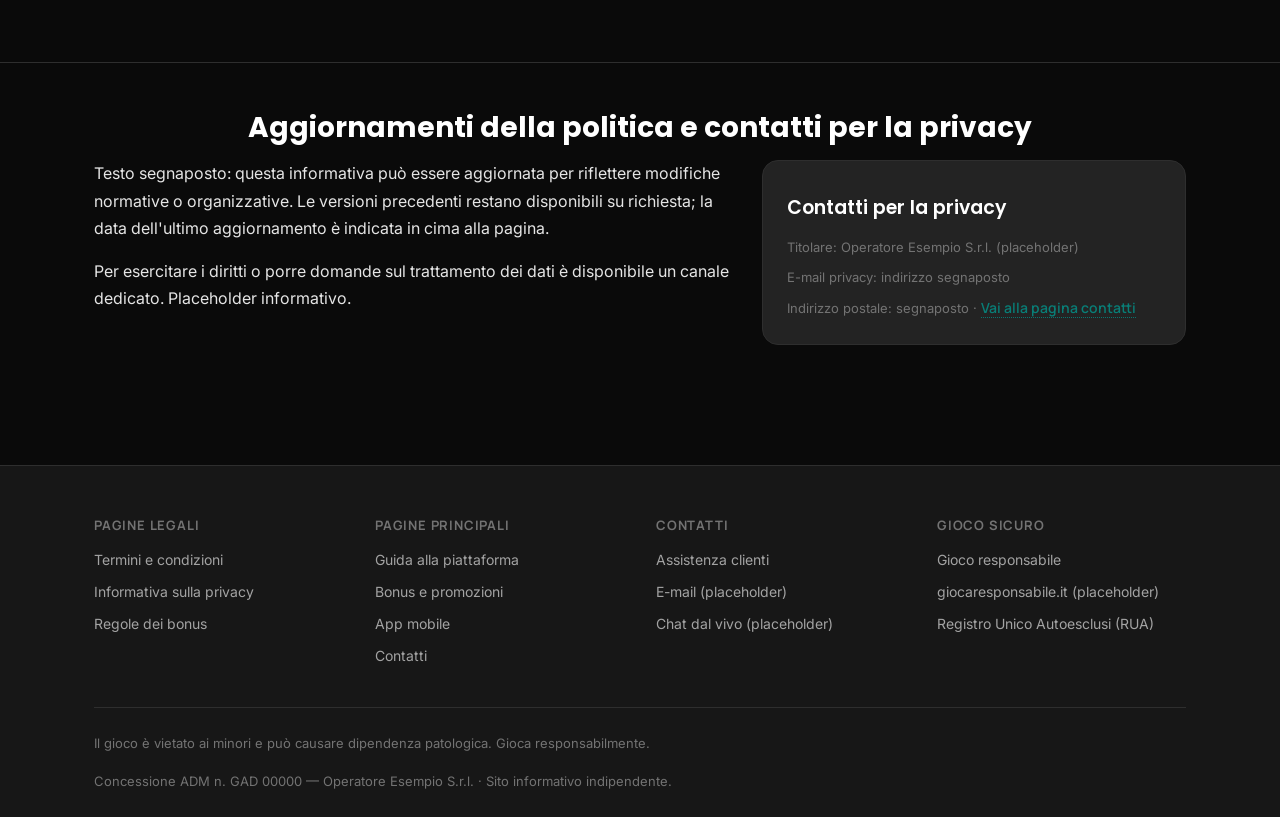
<file: politica-privata.html>
<!DOCTYPE html>
<html lang="it">
<head>
  <meta charset="utf-8">
  <meta name="viewport" content="width=device-width, initial-scale=1">
  <title>Politica sulla privacy — Casino Alpha | Wireframe</title>
  <link rel="stylesheet" href="./style.css">
</head>
<body>
<section class="page active" data-screen-label="Politica sulla privacy">

  <header class="site-header">
    <div class="container">
      <div class="brand">Casino<span class="brand-dot">Alpha</span><span class="brand-dot">.</span></div>
      <nav class="main-nav" id="main-nav">
        <a href="./index.html">Guida</a>
        <a href="./app.html">App</a>
        <a href="./bonus.html">Bonus</a>
        <a href="./gioco-responsabile.html">Gioco responsabile</a>
        <a href="./contatti.html">Contatti</a>
        <a href="./politica-privata.html" class="active">Privacy</a>
      </nav>
      <button class="menu-toggle" type="button" aria-expanded="false" aria-controls="main-nav">Menù</button>
    </div>
  </header>

  <div class="hero">
    <div class="container">
      <span class="tag tag-teal">Documento informativo · Conformità GDPR</span>
      <h1>Politica sulla privacy di Casino Alpha: come trattiamo i tuoi dati</h1>
      <p class="hero-lead">Quali dati personali vengono raccolti, con quali finalità e con quali tutele, descritti
        in linguaggio chiaro e verificabile. Documento informativo conforme al Regolamento (UE) 2016/679 (GDPR),
        rivolto esclusivamente a un pubblico maggiorenne.</p>
      <div class="hero-meta">
        <span class="small">Ultimo aggiornamento: data segnaposto · Titolare del trattamento: Operatore Esempio S.r.l.</span>
      </div>
    </div>
  </div>

  <div class="container">
    <nav class="toc" aria-label="Indice dei contenuti">
      <div class="toc-title">Indice dei contenuti</div>
      <ol>
        <li><a href="#dati-raccolti">Quali dati personali raccogliamo</a></li>
        <li><a href="#finalita">Finalità della raccolta dei dati</a></li>
        <li><a href="#utilizzo">Come utilizziamo i dati</a></li>
        <li><a href="#terze-parti">Condivisione con terze parti e marketing</a></li>
        <li><a href="#cookie">Cookie e dati di navigazione</a></li>
        <li><a href="#sicurezza-gdpr">Misure di sicurezza e conformità GDPR</a></li>
        <li><a href="#diritti">I tuoi diritti sui dati personali</a></li>
        <li><a href="#raccomandazioni">Raccomandazioni di sicurezza</a></li>
        <li><a href="#aggiornamenti">Aggiornamenti della politica e contatti</a></li>
      </ol>
    </nav>
  </div>

  <section class="content-block" id="dati-raccolti">
    <div class="container">
      <h2>Quali dati personali raccogliamo (contatti, dati di navigazione, posizione)</h2>
      <div class="two-col">
        <div>
          <p>Testo segnaposto: il sito raccoglie soltanto i dati necessari alle finalità descritte in questa
            informativa. Le categorie trattate sono elencate di seguito in modo trasparente.</p>
          <div class="table-wrap">
            <table class="data">
              <thead>
                <tr><th>Categoria</th><th>Esempi</th><th>Modalità di raccolta</th></tr>
              </thead>
              <tbody>
                <tr><td>Dati di contatto</td><td>Nome, indirizzo e-mail</td><td>Moduli compilati volontariamente</td></tr>
                <tr><td>Dati di navigazione</td><td>Pagine visitate, browser, dispositivo</td><td>Cookie tecnici e log del server</td></tr>
                <tr><td>Dati di posizione</td><td>Area geografica approssimativa</td><td>Indirizzo IP, solo a livello di Paese/regione</td></tr>
              </tbody>
            </table>
          </div>
          <p class="small">Nota segnaposto: non vengono raccolti dati appartenenti a categorie particolari
            (art. 9 GDPR) né dati di minori.</p>
        </div>
        <div class="ph" style="min-height:240px">IMG: payments-security</div>
      </div>
    </div>
  </section>

  <section class="content-block" id="finalita">
    <div class="container">
      <h2>Finalità della raccolta dei dati</h2>
      <div class="card-grid cols-3">
        <div class="card">
          <div class="card-icon ph" style="min-height:44px">◆</div>
          <h3>Erogazione del servizio</h3>
          <p>Garantire il corretto funzionamento del sito e dei suoi contenuti informativi. Placeholder
            descrittivo.</p>
        </div>
        <div class="card">
          <div class="card-icon ph" style="min-height:44px">◆</div>
          <h3>Miglioramento dei contenuti</h3>
          <p>Statistiche aggregate e anonimizzate sull'utilizzo delle pagine. Placeholder descrittivo.</p>
        </div>
        <div class="card">
          <div class="card-icon ph" style="min-height:44px">◆</div>
          <h3>Obblighi di legge</h3>
          <p>Adempimenti normativi e risposta a richieste delle autorità competenti. Placeholder descrittivo.</p>
        </div>
      </div>
      <p class="center small">Per ogni finalità viene indicata la base giuridica del trattamento ai sensi
        dell'art. 6 GDPR. Placeholder.</p>
    </div>
  </section>

  <section class="content-block" id="utilizzo">
    <div class="container">
      <h2>Come utilizziamo i dati: personalizzazione, aggiornamenti e comunicazioni con consenso</h2>
      <div class="card-grid cols-2">
        <div class="card">
          <h3>Personalizzazione dei contenuti</h3>
          <p>Testo segnaposto: preferenze di navigazione utilizzate per mostrare contenuti pertinenti, senza
            profilazione invasiva e senza decisioni automatizzate con effetti giuridici.</p>
        </div>
        <div class="card">
          <h3>Comunicazioni solo con consenso</h3>
          <p>Testo segnaposto: eventuali aggiornamenti via e-mail vengono inviati esclusivamente previo consenso
            esplicito, revocabile in qualsiasi momento con un solo clic.</p>
        </div>
      </div>
      <p class="small">Il consenso è facoltativo: il mancato conferimento non limita l'accesso ai contenuti
        informativi del sito. Placeholder.</p>
    </div>
  </section>

  <section class="content-block" id="terze-parti">
    <div class="container">
      <h2>Condivisione con terze parti e marketing: il nostro impegno</h2>
      <div class="rg-panel">
        <h3>I tuoi dati non sono in vendita</h3>
        <ul>
          <li>Nessuna vendita o cessione dei dati personali a terze parti per finalità di marketing</li>
          <li>Fornitori tecnici (hosting, statistiche) nominati responsabili del trattamento ex art. 28 GDPR</li>
          <li>Eventuali trasferimenti extra-UE solo con garanzie adeguate (clausole contrattuali standard)</li>
          <li>Comunicazioni alle autorità esclusivamente nei casi previsti dalla legge</li>
        </ul>
        <p class="small" style="margin-top:12px">Elenco dei responsabili del trattamento disponibile su richiesta.
          Placeholder informativo.</p>
      </div>
    </div>
  </section>

  <section class="content-block" id="cookie">
    <div class="container">
      <h2>Cookie e dati di navigazione</h2>
      <p class="center muted">Tipologie di cookie utilizzate dal sito, con durata e possibilità di disattivazione.</p>
      <div class="table-wrap">
        <table class="data">
          <thead>
            <tr><th>Tipologia</th><th>Finalità</th><th>Durata</th><th>Disattivabile</th></tr>
          </thead>
          <tbody>
            <tr><td>Cookie tecnici</td><td>Funzionamento essenziale del sito</td><td>Sessione</td><td>No (necessari)</td></tr>
            <tr><td>Cookie di preferenza</td><td>Memorizzare impostazioni di consultazione</td><td>Fino a 12 mesi</td><td>Sì</td></tr>
            <tr><td>Cookie statistici</td><td>Analisi aggregate e anonimizzate</td><td>Fino a 13 mesi</td><td>Sì</td></tr>
          </tbody>
        </table>
      </div>
      <p class="small">Le preferenze sui cookie possono essere modificate in qualsiasi momento dal banner dedicato
        o dalle impostazioni del browser. Placeholder informativo.</p>
    </div>
  </section>

  <section class="content-block light-band" id="sicurezza-gdpr">
    <div class="container">
      <h2>Misure di sicurezza e conformità GDPR (accessi per ruolo, log immutabili)</h2>
      <div class="card-grid cols-3">
        <div class="card">
          <h3>Accessi per ruolo</h3>
          <p>I dati sono accessibili solo al personale autorizzato, secondo il principio del minimo privilegio.
            Placeholder descrittivo.</p>
        </div>
        <div class="card">
          <h3>Log immutabili delle azioni</h3>
          <p>Ogni operazione sui dati personali viene registrata in log non modificabili, a fini di controllo e
            audit. Placeholder descrittivo.</p>
        </div>
        <div class="card">
          <h3>Crittografia e minimizzazione</h3>
          <p>Connessioni cifrate, conservazione limitata nel tempo e raccolta dei soli dati necessari.
            Placeholder descrittivo.</p>
        </div>
      </div>
      <p class="center small">In caso di violazione dei dati si applicano le procedure di notifica previste dagli
        artt. 33–34 GDPR. Placeholder.</p>
    </div>
  </section>

  <section class="content-block" id="diritti">
    <div class="container">
      <h2>I tuoi diritti sui dati personali</h2>
      <div class="card-grid cols-2">
        <div class="card">
          <h3>Accesso, rettifica e cancellazione</h3>
          <p>Diritto di ottenere copia dei propri dati, correggerli o chiederne la cancellazione (artt. 15–17
            GDPR). Placeholder descrittivo.</p>
        </div>
        <div class="card">
          <h3>Limitazione e opposizione</h3>
          <p>Diritto di limitare il trattamento o di opporsi, in particolare alle comunicazioni promozionali
            (artt. 18 e 21 GDPR). Placeholder.</p>
        </div>
        <div class="card">
          <h3>Portabilità dei dati</h3>
          <p>Diritto di ricevere i dati in formato strutturato e di trasmetterli a un altro titolare (art. 20
            GDPR). Placeholder.</p>
        </div>
        <div class="card">
          <h3>Reclamo al Garante</h3>
          <p>Diritto di proporre reclamo al Garante per la protezione dei dati personali. Riferimenti segnaposto.</p>
        </div>
      </div>
      <ol class="steps">
        <li><b>Invia la richiesta al titolare.</b> Tramite i contatti privacy indicati in fondo a questa pagina.
          Placeholder.</li>
        <li><b>Attendi la risposta entro 30 giorni.</b> Termine prorogabile nei casi complessi, con avviso
          motivato.</li>
        <li><b>In assenza di riscontro, rivolgiti al Garante.</b> Procedura descritta sul sito dell'autorità.
          Placeholder.</li>
      </ol>
    </div>
  </section>

  <section class="content-block" id="raccomandazioni">
    <div class="container">
      <h2>Raccomandazioni di sicurezza: password e phishing</h2>
      <div class="card-grid cols-3">
        <div class="card">
          <div class="card-icon ph" style="min-height:44px">◆</div>
          <h3>Password robuste</h3>
          <p>Usa password lunghe e uniche per ogni servizio; valuta un gestore di password. Placeholder
            descrittivo.</p>
        </div>
        <div class="card">
          <div class="card-icon ph" style="min-height:44px">◆</div>
          <h3>Riconoscere il phishing</h3>
          <p>Diffida di e-mail che chiedono credenziali o dati di pagamento: nessun operatore serio li richiede
            via e-mail. Placeholder.</p>
        </div>
        <div class="card">
          <div class="card-icon ph" style="min-height:44px">◆</div>
          <h3>Verifica sempre l'indirizzo</h3>
          <p>Controlla che il dominio del sito sia quello ufficiale prima di inserire qualsiasi dato.
            Placeholder.</p>
        </div>
      </div>
    </div>
  </section>

  <section class="content-block" id="aggiornamenti">
    <div class="container">
      <h2>Aggiornamenti della politica e contatti per la privacy</h2>
      <div class="two-col">
        <div>
          <p>Testo segnaposto: questa informativa può essere aggiornata per riflettere modifiche normative o
            organizzative. Le versioni precedenti restano disponibili su richiesta; la data dell'ultimo
            aggiornamento è indicata in cima alla pagina.</p>
          <p>Per esercitare i diritti o porre domande sul trattamento dei dati è disponibile un canale dedicato.
            Placeholder informativo.</p>
        </div>
        <div class="card">
          <h3>Contatti per la privacy</h3>
          <p class="small" style="margin-bottom:8px">Titolare: Operatore Esempio S.r.l. (placeholder)</p>
          <p class="small" style="margin-bottom:8px">E-mail privacy: indirizzo segnaposto</p>
          <p class="small" style="margin-bottom:0">Indirizzo postale: segnaposto · <a href="./contatti.html"
            class="link-info">Vai alla pagina contatti</a></p>
        </div>
      </div>
    </div>
  </section>

  <footer class="site-footer">
    <div class="container">
      <div class="footer-cols">
        <div class="footer-col">
          <h4>Pagine legali</h4>
          <ul>
            <li><a href="#">Termini e condizioni</a></li>
            <li><a href="./politica-privata.html">Informativa sulla privacy</a></li>
            <li><a href="#">Regole dei bonus</a></li>
          </ul>
        </div>
        <div class="footer-col">
          <h4>Pagine principali</h4>
          <ul>
            <li><a href="./index.html">Guida alla piattaforma</a></li>
            <li><a href="./bonus.html">Bonus e promozioni</a></li>
            <li><a href="./app.html">App mobile</a></li>
            <li><a href="./contatti.html">Contatti</a></li>
          </ul>
        </div>
        <div class="footer-col">
          <h4>Contatti</h4>
          <ul>
            <li><a href="./contatti.html">Assistenza clienti</a></li>
            <li><a href="#">E-mail (placeholder)</a></li>
            <li><a href="#">Chat dal vivo (placeholder)</a></li>
          </ul>
        </div>
        <div class="footer-col">
          <h4>Gioco sicuro</h4>
          <ul>
            <li><a href="./gioco-responsabile.html">Gioco responsabile</a></li>
            <li><a href="#">giocaresponsabile.it (placeholder)</a></li>
            <li><a href="#">Registro Unico Autoesclusi (RUA)</a></li>
          </ul>
        </div>
      </div>
      <div class="footer-legal">
        <span>Il gioco è vietato ai minori e può causare dipendenza patologica. Gioca responsabilmente.</span>
        <span>Concessione ADM n. GAD 00000 — Operatore Esempio S.r.l. · Sito informativo indipendente.</span>
      </div>
    </div>
  </footer>

</section>
<script>
  (function () {
    var toggleButton = document.querySelector(".menu-toggle");
    var mainNav = document.querySelector(".main-nav");
    if (!toggleButton || !mainNav) return;
    toggleButton.addEventListener("click", function () {
      var isOpen = mainNav.classList.toggle("open");
      toggleButton.setAttribute("aria-expanded", String(isOpen));
    });
  })();
</script>
</body>
</html>
</file>
<file: style.css>
/* ==========================================================================
   single-casino-lobby — design system
   Dark, single-brand Italian casino information hub.
   Display: Poppins (≈Gilroy) · Body: Inter (≈Satoshi) · UI: Manrope
   ========================================================================== */
@import url('https://fonts.googleapis.com/css2?family=Poppins:wght@600;700;800&family=Inter:wght@400;500;600&family=Manrope:wght@500;600;700&display=swap');

:root {
  /* surfaces */
  --bg: #0a0a0a;
  --surface: #171717;
  --card: #232323;
  --card-raised: #323232;
  --line: #525252;
  --line-soft: #2e2e2e;
  /* light sections */
  --light: #f5f5f5;
  --light-alt: #fafafa;
  /* text */
  --ink-heading: #ffffff;
  --ink-body: #e5e5e5;
  --ink-muted: #a3a3a3;
  --ink-faint: #737373;
  --ink-on-light: #171717;
  /* accents */
  --crimson: #b20d17;
  --crimson-dark: #6b080e;
  --teal: #08746e;
  --teal-bright: #097e77;
  --lime: #adfa1d;
  /* type */
  --font-display: 'Poppins', 'Helvetica Neue', Arial, sans-serif;
  --font-body: 'Inter', 'Helvetica Neue', Arial, sans-serif;
  --font-ui: 'Manrope', 'Helvetica Neue', Arial, sans-serif;
  /* spacing scale */
  --sp-1: 4px;
  --sp-2: 8px;
  --sp-3: 12px;
  --sp-4: 16px;
  --sp-5: 24px;
  --sp-6: 32px;
  --sp-7: 48px;
  --sp-8: 72px;
  /* shape */
  --radius-sm: 6px;
  --radius: 10px;
  --radius-lg: 16px;
  --container: 1140px;
}

* { box-sizing: border-box; }

html { scroll-behavior: smooth; scroll-padding-top: 88px; }

body {
  margin: 0;
  background: var(--bg);
  color: var(--ink-body);
  font-family: var(--font-body);
  font-size: 16px;
  line-height: 1.7;
  -webkit-font-smoothing: antialiased;
}

.container {
  max-width: var(--container);
  margin: 0 auto;
  padding: 0 var(--sp-5);
}

/* ---------- typography ---------- */
h1, h2, h3 {
  font-family: var(--font-display);
  color: var(--ink-heading);
  line-height: 1.2;
  margin: 0 0 var(--sp-4);
}
h1 { font-size: 40px; font-weight: 800; letter-spacing: -0.5px; }
h2 { font-size: 28px; font-weight: 700; text-align: center; margin-top: 0; }
h3 { font-size: 19px; font-weight: 600; }
p  { margin: 0 0 var(--sp-4); }
a  { color: var(--teal-bright); text-decoration: none; }
a:hover { color: var(--lime); }
.muted { color: var(--ink-muted); }
.small { font-size: 13px; color: var(--ink-faint); }

section.content-block { padding: var(--sp-7) 0; }
section.content-block + section.content-block { border-top: 1px solid var(--line-soft); }

/* ---------- placeholders ---------- */
.ph {
  display: flex;
  align-items: center;
  justify-content: center;
  background: repeating-linear-gradient(45deg, #1c1c1c, #1c1c1c 12px, #222 12px, #222 24px);
  border: 1px dashed var(--line);
  border-radius: var(--radius);
  color: var(--ink-faint);
  font-family: var(--font-ui);
  font-size: 13px;
  font-weight: 600;
  letter-spacing: 0.5px;
  text-align: center;
  min-height: 120px;
}

/* ---------- header ---------- */
.site-header {
  position: sticky;
  top: 0;
  z-index: 50;
  background: rgba(10, 10, 10, 0.92);
  backdrop-filter: blur(8px);
  border-bottom: 1px solid var(--line-soft);
}
.site-header .container {
  display: flex;
  align-items: center;
  gap: var(--sp-5);
  height: 68px;
}
.brand {
  font-family: var(--font-display);
  font-weight: 800;
  font-size: 20px;
  color: var(--ink-heading);
  letter-spacing: 0.5px;
}
.brand .brand-dot { color: var(--crimson); }
.main-nav {
  display: flex;
  gap: var(--sp-4);
  margin-left: auto;
  font-family: var(--font-ui);
  font-weight: 600;
  font-size: 14px;
}
.main-nav a { color: var(--ink-body); padding: var(--sp-2) var(--sp-2); border-radius: var(--radius-sm); }
.main-nav a:hover, .main-nav a.active { color: var(--ink-heading); background: var(--card); }
.menu-toggle {
  display: none;
  margin-left: auto;
  background: var(--card);
  color: var(--ink-heading);
  border: 1px solid var(--line);
  border-radius: var(--radius-sm);
  font-family: var(--font-ui);
  font-weight: 700;
  font-size: 14px;
  padding: var(--sp-2) var(--sp-4);
  cursor: pointer;
}


/* ---------- hero ---------- */
.hero {
  position: relative;
  background:
    radial-gradient(ellipse 70% 90% at 80% 10%, rgba(178, 13, 23, 0.22), transparent 60%),
    radial-gradient(ellipse 60% 80% at 10% 90%, rgba(9, 126, 119, 0.18), transparent 60%),
    var(--surface);
  border-bottom: 1px solid var(--line-soft);
  padding: var(--sp-8) 0;
}
.hero h1 { max-width: 820px; }
.hero .hero-lead { max-width: 680px; color: var(--ink-muted); font-size: 18px; }
.hero .hero-meta {
  display: flex;
  align-items: center;
  flex-wrap: wrap;
  gap: var(--sp-3);
  margin-top: var(--sp-5);
}

/* ---------- buttons & informational CTAs (deliberately subdued) ---------- */
.btn-primary {
  display: inline-block;
  background: var(--crimson);
  color: #fff;
  font-family: var(--font-ui);
  font-weight: 700;
  font-size: 15px;
  padding: var(--sp-3) var(--sp-6);
  border: none;
  border-radius: 999px;
  cursor: pointer;
}
.btn-primary:hover { background: var(--crimson-dark); color: #fff; }
.btn-ghost {
  display: inline-block;
  background: transparent;
  color: var(--ink-body);
  font-family: var(--font-ui);
  font-weight: 600;
  font-size: 14px;
  padding: var(--sp-3) var(--sp-5);
  border: 1px solid var(--line);
  border-radius: 999px;
  cursor: pointer;
}
.btn-ghost:hover { border-color: var(--teal-bright); color: var(--ink-heading); }
.link-info {
  font-family: var(--font-ui);
  font-weight: 600;
  font-size: 14px;
  color: var(--teal-bright);
  border-bottom: 1px dotted var(--teal);
}

/* ---------- tags / chips ---------- */
.tag {
  display: inline-block;
  font-family: var(--font-ui);
  font-size: 12px;
  font-weight: 700;
  letter-spacing: 0.8px;
  text-transform: uppercase;
  padding: 3px 10px;
  border-radius: 999px;
  background: var(--card);
  border: 1px solid var(--line);
  color: var(--ink-muted);
}
.tag.tag-teal { color: var(--teal-bright); border-color: var(--teal); background: rgba(8, 116, 110, 0.12); }
.tag.tag-lime { color: var(--lime); border-color: rgba(173, 250, 29, 0.4); background: rgba(173, 250, 29, 0.08); }

/* ---------- anchored table of contents ---------- */
.toc {
  background: var(--surface);
  border: 1px solid var(--line-soft);
  border-radius: var(--radius-lg);
  padding: var(--sp-5) var(--sp-6);
  margin: var(--sp-6) 0;
}
.toc-title {
  font-family: var(--font-display);
  font-weight: 700;
  font-size: 16px;
  color: var(--ink-heading);
  margin-bottom: var(--sp-3);
}
.toc ol {
  columns: 2;
  column-gap: var(--sp-6);
  margin: 0;
  padding-left: var(--sp-5);
  font-family: var(--font-ui);
  font-size: 14px;
  font-weight: 600;
}
.toc li { margin-bottom: var(--sp-2); break-inside: avoid; }
.toc a { color: var(--ink-body); }
.toc a:hover { color: var(--teal-bright); }

/* ---------- cards ---------- */
.card-grid { display: grid; gap: var(--sp-4); margin: var(--sp-5) 0; }
/* grid/flex items default to min-width:auto, letting wide content (tables)
   stretch the page; force them to shrink so .table-wrap can scroll instead */
.card-grid > *, .two-col > *, .footer-cols > * { min-width: 0; }
.cols-2 { grid-template-columns: repeat(2, 1fr); }
.cols-3 { grid-template-columns: repeat(3, 1fr); }
.cols-4 { grid-template-columns: repeat(4, 1fr); }
.card {
  background: var(--card);
  border: 1px solid var(--line-soft);
  border-radius: var(--radius-lg);
  padding: var(--sp-5);
}
.card.raised { background: var(--card-raised); }
.card h3 { margin-top: var(--sp-3); }
.card .card-icon {
  width: 44px;
  height: 44px;
  min-height: 44px;
  border-radius: var(--radius);
  border: 1px solid var(--teal);
  background: rgba(9, 126, 119, 0.1);
  color: var(--teal-bright);
  font-size: 18px;
}

/* ---------- numbered step lists ---------- */
.steps { counter-reset: step; list-style: none; margin: var(--sp-5) 0; padding: 0; }
.steps li {
  counter-increment: step;
  position: relative;
  padding: 0 0 var(--sp-5) 64px;
}
.steps li::before {
  content: counter(step);
  position: absolute;
  left: 0;
  top: 0;
  width: 40px;
  height: 40px;
  display: flex;
  align-items: center;
  justify-content: center;
  background: var(--crimson);
  color: #fff;
  font-family: var(--font-display);
  font-weight: 700;
  font-size: 17px;
  border-radius: 50%;
}
.steps li:not(:last-child)::after {
  content: '';
  position: absolute;
  left: 19px;
  top: 44px;
  bottom: 4px;
  width: 2px;
  background: var(--line-soft);
}
.steps b, .steps strong { color: var(--ink-heading); }

/* ---------- tables ---------- */
.table-wrap { overflow-x: auto; margin: var(--sp-5) 0; }
table.data {
  width: 100%;
  border-collapse: collapse;
  background: var(--surface);
  border: 1px solid var(--line-soft);
  border-radius: var(--radius-lg);
  overflow: hidden;
  font-size: 15px;
}
table.data th {
  font-family: var(--font-ui);
  font-weight: 700;
  font-size: 13px;
  letter-spacing: 0.6px;
  text-transform: uppercase;
  text-align: left;
  color: var(--ink-muted);
  background: var(--card);
  padding: var(--sp-3) var(--sp-4);
}
table.data td {
  padding: var(--sp-3) var(--sp-4);
  border-top: 1px solid var(--line-soft);
  color: var(--ink-body);
}
table.data td:first-child { color: var(--ink-heading); font-weight: 500; }

/* ---------- bonus box ---------- */
.bonus-box {
  background: linear-gradient(135deg, rgba(178, 13, 23, 0.12), transparent 55%), var(--card);
  border: 1px solid var(--line-soft);
  border-left: 4px solid var(--crimson);
  border-radius: var(--radius-lg);
  padding: var(--sp-5) var(--sp-6);
  margin: var(--sp-5) 0;
}
.bonus-box .bonus-name {
  font-family: var(--font-display);
  font-weight: 700;
  font-size: 20px;
  color: var(--ink-heading);
}
.bonus-rows { margin-top: var(--sp-4); display: grid; gap: var(--sp-2); }
.bonus-row {
  display: flex;
  justify-content: space-between;
  gap: var(--sp-4);
  padding-bottom: var(--sp-2);
  border-bottom: 1px dashed var(--line-soft);
  font-size: 15px;
}
.bonus-row dt { color: var(--ink-muted); font-family: var(--font-ui); font-weight: 600; }
.bonus-row dd { margin: 0; color: var(--ink-heading); text-align: right; }

/* ---------- VIP tiers ---------- */
.vip-list { list-style: none; margin: var(--sp-5) 0; padding: 0; display: grid; gap: var(--sp-3); }
.vip-list li {
  display: flex;
  align-items: center;
  gap: var(--sp-4);
  background: var(--card);
  border: 1px solid var(--line-soft);
  border-radius: var(--radius);
  padding: var(--sp-3) var(--sp-4);
}
.vip-rank {
  flex: none;
  width: 38px;
  height: 38px;
  display: flex;
  align-items: center;
  justify-content: center;
  border-radius: 50%;
  border: 1px solid var(--teal);
  color: var(--teal-bright);
  font-family: var(--font-display);
  font-weight: 700;
}
.vip-name { font-family: var(--font-ui); font-weight: 700; color: var(--ink-heading); min-width: 110px; }

/* ---------- responsible-gambling panel ---------- */
.rg-panel {
  background: rgba(8, 116, 110, 0.08);
  border: 1px solid var(--teal);
  border-radius: var(--radius-lg);
  padding: var(--sp-5) var(--sp-6);
  margin: var(--sp-5) 0;
}
.rg-panel h3 { color: var(--teal-bright); }
.rg-panel ul { margin: 0; padding-left: var(--sp-5); }
.rg-panel li { margin-bottom: var(--sp-2); }

/* ---------- light band ---------- */
.light-band {
  background: var(--light);
  color: var(--ink-on-light);
  padding: var(--sp-7) 0;
}
.light-band h2, .light-band h3 { color: var(--ink-on-light); }
.light-band p { color: #404040; }
.light-band .card { background: var(--light-alt); border-color: #e0e0e0; }

/* ---------- FAQ ---------- */
.faq { margin: var(--sp-5) 0; }
.faq details {
  background: var(--surface);
  border: 1px solid var(--line-soft);
  border-radius: var(--radius);
  margin-bottom: var(--sp-3);
  padding: 0 var(--sp-5);
}
.faq details[open] { border-color: var(--teal); }
.faq summary {
  cursor: pointer;
  list-style: none;
  padding: var(--sp-4) 0;
  display: flex;
  align-items: center;
  justify-content: space-between;
  gap: var(--sp-4);
}
.faq summary::-webkit-details-marker { display: none; }
.faq summary h3 {
  display: inline;
  font-size: 16px;
  margin: 0;
}
.faq summary::after { content: '+'; flex: none; color: var(--teal-bright); font-weight: 700; }
.faq details[open] summary::after { content: '–'; }
.faq .faq-a { padding: 0 0 var(--sp-4); color: var(--ink-muted); }

/* ---------- footer ---------- */
.site-footer {
  background: var(--surface);
  border-top: 1px solid var(--line-soft);
  margin-top: var(--sp-8);
  padding: var(--sp-7) 0 var(--sp-5);
  font-size: 14px;
}
.footer-cols {
  display: grid;
  grid-template-columns: repeat(4, 1fr);
  gap: var(--sp-6);
}
.footer-col h4 {
  font-family: var(--font-ui);
  font-size: 13px;
  font-weight: 700;
  letter-spacing: 0.8px;
  text-transform: uppercase;
  color: var(--ink-faint);
  margin: 0 0 var(--sp-3);
}
.footer-col ul { list-style: none; margin: 0; padding: 0; }
.footer-col li { margin-bottom: var(--sp-2); }
.footer-col a { color: var(--ink-muted); }
.footer-col a:hover { color: var(--ink-heading); }
.footer-legal {
  display: flex;
  align-items: center;
  gap: var(--sp-4);
  flex-wrap: wrap;
  border-top: 1px solid var(--line-soft);
  margin-top: var(--sp-6);
  padding-top: var(--sp-5);
  color: var(--ink-faint);
  font-size: 13px;
}

/* ---------- helpers ---------- */
.center { text-align: center; }
.flex { display: flex; align-items: center; gap: var(--sp-3); }
.two-col { display: grid; grid-template-columns: 1.2fr 0.8fr; gap: var(--sp-6); align-items: start; }

/* ---------- responsive ---------- */
@media (max-width: 768px) {
  h1 { font-size: 28px; }
  h2 { font-size: 22px; }
  .main-nav {
    display: none;
    position: absolute;
    top: 68px;
    left: 0;
    right: 0;
    flex-direction: column;
    gap: var(--sp-1);
    background: var(--bg);
    border-bottom: 1px solid var(--line-soft);
    padding: var(--sp-3) var(--sp-5) var(--sp-4);
    box-shadow: 0 16px 32px rgba(0, 0, 0, 0.55);
  }
  .main-nav.open { display: flex; }
  .menu-toggle { display: block; }
  .toc ol { columns: 1; }
  .cols-2, .cols-3, .cols-4 { grid-template-columns: 1fr; }
  .two-col { grid-template-columns: 1fr; }
  .footer-cols { grid-template-columns: 1fr 1fr; }
  .hero { padding: var(--sp-7) 0; }
  .bonus-row { flex-direction: column; gap: 2px; }
  .bonus-row dd { text-align: left; }
  table.data { font-size: 14px; }
  table.data th, table.data td { padding: var(--sp-2) var(--sp-3); }
  .vip-list li { flex-wrap: wrap; }
  .vip-list .vip-name { min-width: 0; }
  .vip-list li > .muted { flex-basis: 100%; }
}
</file>
